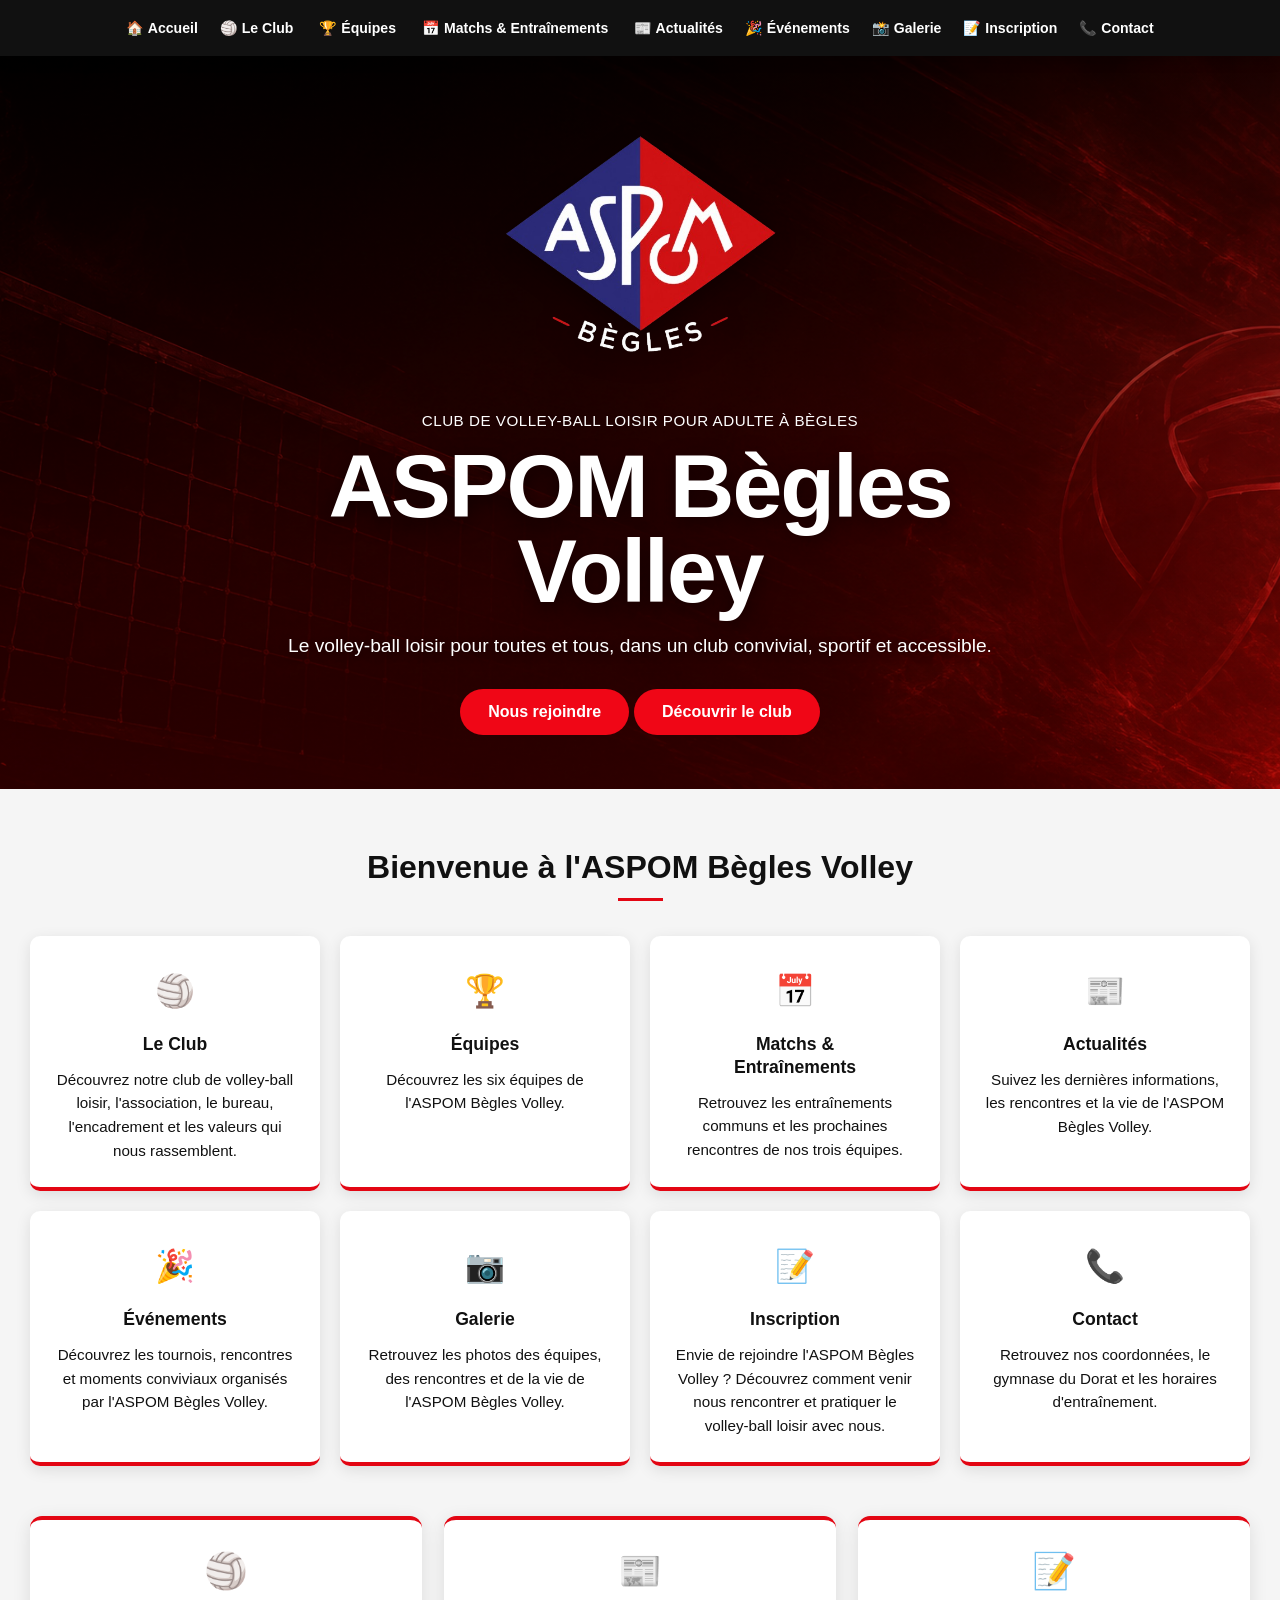
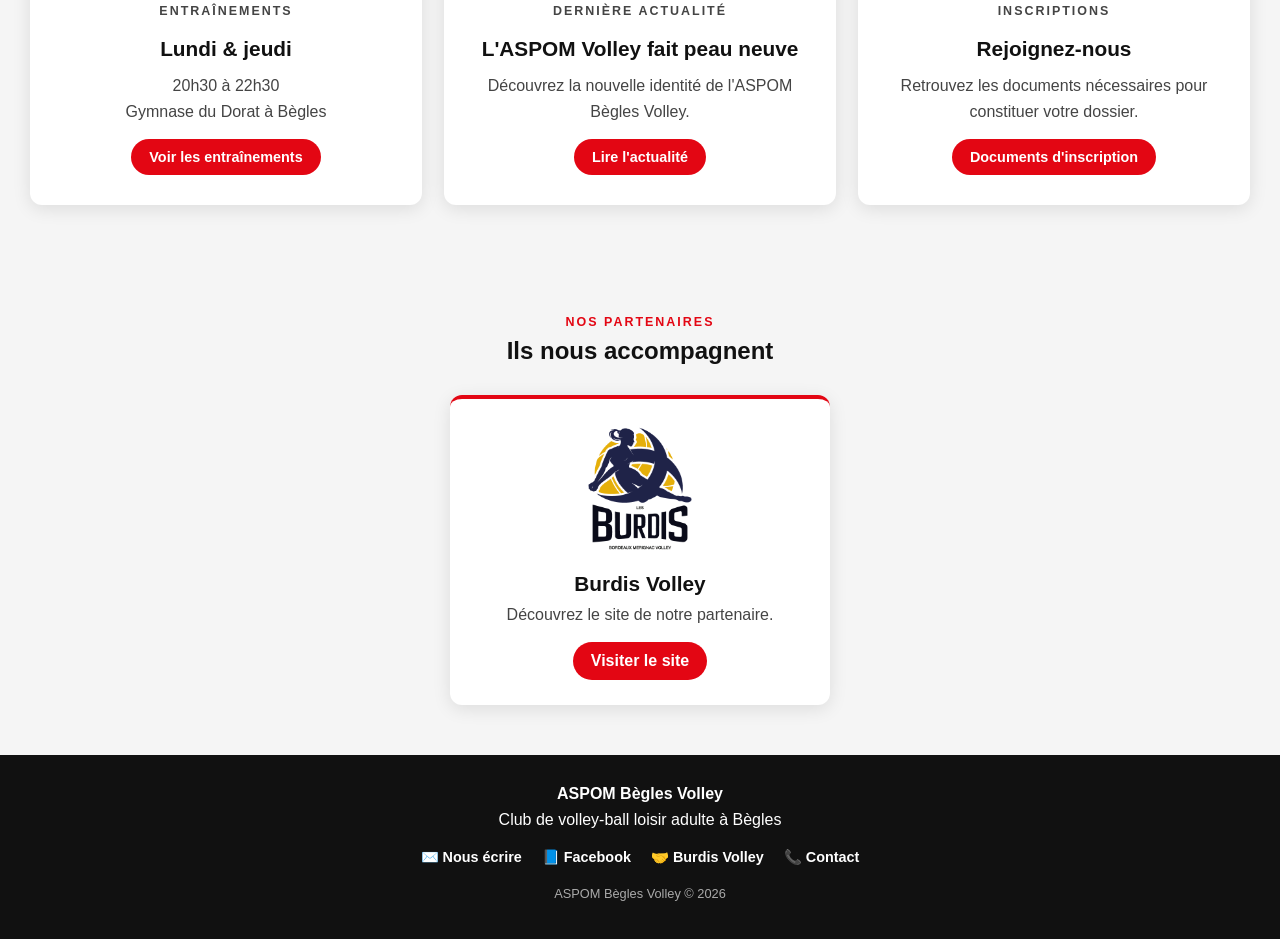
<file: index.html>
<!DOCTYPE html>
<html lang="fr">

<head>

    <meta charset="UTF-8">

    <meta name="viewport" content="width=device-width, initial-scale=1.0">


    <!-- TITRE GOOGLE -->

    <title>
        ASPOM Bègles Volley | Club de volley-ball loisir adulte à Bègles
    </title>


    <!-- DESCRIPTION GOOGLE -->

    <meta
        name="description"
        content="ASPOM Bègles Volley est un club de volley-ball loisir adulte à Bègles. Entraînements les lundis et jeudis de 20h30 à 22h30 au gymnase du Dorat."
    >


    <!-- INDEXATION -->

    <meta
        name="robots"
        content="index, follow"
    >


    <!-- LIEN OFFICIEL DE LA PAGE -->

    <link
        rel="canonical"
        href="https://aspombeglesvolleyball.github.io/aspom-volley-site/"
    >


    <!-- APERÇU LORS DU PARTAGE DU SITE -->

    <meta
        property="og:title"
        content="ASPOM Bègles Volley"
    >

    <meta
        property="og:description"
        content="Club de volley-ball loisir adulte à Bègles. Venez jouer avec nous dans une ambiance conviviale et familiale."
    >

    <meta
        property="og:type"
        content="website"
    >

    <meta
        property="og:url"
        content="https://aspombeglesvolleyball.github.io/aspom-volley-site/"
    >

    <meta
        property="og:image"
        content="https://aspombeglesvolleyball.github.io/aspom-volley-site/Logo_ASPOM.png"
    >


    <!-- FAVICON -->

    <link
        rel="icon"
        type="image/png"
        href="./Logo_ASPOM.png"
    >


    <!-- CSS -->

    <link
        rel="stylesheet"
        href="./style.css?v=13"
    >

</head>

<body>

    <!-- =====================================================
         NAVIGATION
    ====================================================== -->

    <nav>
        <ul>

            <li>
                <a href="#accueil">
                    🏠 Accueil
                </a>
            </li>

            <li>
                <a href="./club.html">
                    🏐 Le Club
                </a>
            </li>

            <li>
                <li>
                <a href="./equipes.html">
                    🏆 Équipes
                </a>
            </li>

            <li>
                <li>
                <a href="./matchs.html">
                    📅 Matchs & Entraînements
                </a>
            </li>
                
                </a>
            </li>

            <li>
                <li>
                <a href="./actualites.html">
                    📰 Actualités
                </a>
            </li>

            <li>
                <a href="./evenements.html">
                    🎉 Événements
                </a>
            </li>

            <li>
                <a href="./galerie.html">
                    📸 Galerie
                </a>
            </li>

            <li>
                <a href="./inscription.html">
                    📝 Inscription
                </a>
            </li>

            <li>
                <a href="./contact.html">
                    📞 Contact
                </a>
            </li>

        </ul>
    </nav>


    <!-- =====================================================
         BANNIÈRE
    ====================================================== -->

    <header class="hero" id="accueil">

        <div class="hero-content">

            <img
                class="hero-logo"
                src="./Logo_ASPOM.png"
                alt="Logo ASPOM Bègles Volley"
            >

            <p class="hero-label">
                CLUB DE VOLLEY-BALL LOISIR POUR ADULTE À BÈGLES
            </p>

            <h1>
                ASPOM Bègles<br>
                <span>Volley</span>
            </h1>

            <p class="hero-subtitle">
                Le volley-ball loisir pour toutes et tous,
                dans un club convivial, sportif et accessible.
            </p>


            <div class="hero-buttons">

                <a href="./inscription.html" class="button">
                    Nous rejoindre
                </a>

                <a href="./club.html" class="button button-secondary">
                    Découvrir le club
                </a>

            </div>

        </div>

    </header>


    <!-- =====================================================
         CONTENU
    ====================================================== -->

    <main>

        <section class="section">

            <div class="section-title">

                <h2>
                    Bienvenue à l'ASPOM Bègles Volley
                </h2>

                <div class="title-line"></div>

            </div>


            <div class="cards">


                <!-- CLUB -->

                <a href="./club.html" class="card card-link">

                    <div class="card-icon">
                        🏐
                    </div>

                    <h3>
                        Le Club
                    </h3>

                    <p>
                        Découvrez notre club de volley-ball loisir,
                        l'association, le bureau, l'encadrement
                        et les valeurs qui nous rassemblent.
                    </p>

                </a>


                <!-- ÉQUIPES -->

            <a href="./equipes.html" class="card card-link">
    
                <div class="card-icon">
                    🏆
                </div>
            
                <h3>
                    Équipes
                </h3>
            
                <p>
                    Découvrez les six équipes
                    de l'ASPOM Bègles Volley.
                </p>
            
            </a>


                <!-- MATCHS -->

                <a href="./matchs.html" class="card card-link">

                <div class="card-icon">
                    📅
                </div>
            
                <h3>
                    Matchs &<br>
                    Entraînements
                </h3>
            
                <p>
                    Retrouvez les entraînements communs
                    et les prochaines rencontres
                    de nos trois équipes.
                </p>
            
            </a>
            

                <!-- ACTUALITÉS -->

                <a href="./actualites.html" class="card card-link">

                <div class="card-icon">
                        📰
                </div>
                
                <h3>
                    Actualités
                </h3>
                
                <p>
                    Suivez les dernières informations,
                    les rencontres et la vie
                    de l'ASPOM Bègles Volley.
                </p>
                
            </a>

                <!-- ÉVÉNEMENTS -->

                <a href="./evenements.html" class="card card-link">

                <div class="card-icon">
                    🎉
                </div>
            
                <h3>
                    Événements
                </h3>
            
                <p>
                    Découvrez les tournois, rencontres
                    et moments conviviaux organisés
                    par l'ASPOM Bègles Volley.
                </p>
            
            </a>


                <!-- GALERIE -->

                <a href="./galerie.html" class="card card-link">

                <div class="card-icon">
                    📷
                </div>
            
                <h3>
                    Galerie
                </h3>
            
                <p>
                    Retrouvez les photos des équipes,
                    des rencontres et de la vie
                    de l'ASPOM Bègles Volley.
                </p>
            
            </a>


                <!-- INSCRIPTION -->

                <a href="./inscription.html" class="card card-link">

                <div class="card-icon">
                    📝
                </div>
            
                <h3>
                    Inscription
                </h3>
            
                <p>
                    Envie de rejoindre l'ASPOM Bègles Volley ?
                    Découvrez comment venir nous rencontrer
                    et pratiquer le volley-ball loisir avec nous.
                </p>
            
            </a>


                <!-- CONTACT -->

                <a href="./contact.html" class="card card-link">

                <div class="card-icon">
                    📞
                </div>
            
                <h3>
                    Contact
                </h3>
            
                <p>
                    Retrouvez nos coordonnées,
                    le gymnase du Dorat
                    et les horaires d'entraînement.
                </p>
            
            </a>

            </div>

<!-- =====================================================
     INFOS PRATIQUES
===================================================== -->

            <section class="home-highlights">
            
                <div class="home-highlight">
            
                    <div class="home-highlight-icon">
                        🏐
                    </div>
            
                    <p class="club-small-title">
                        ENTRAÎNEMENTS
                    </p>
            
                    <h3>
                        Lundi & jeudi
                    </h3>
            
                    <p>
                        20h30 à 22h30<br>
                        Gymnase du Dorat à Bègles
                    </p>
            
                    <a href="./matchs.html" class="home-highlight-link">
                        Voir les entraînements
                    </a>
            
                </div>
            
            
                <div class="home-highlight">
            
                    <div class="home-highlight-icon">
                        📰
                    </div>
            
                    <p class="club-small-title">
                        DERNIÈRE ACTUALITÉ
                    </p>
            
                    <h3>
                        L'ASPOM Volley fait peau neuve
                    </h3>
            
                    <p>
                        Découvrez la nouvelle identité
                        de l'ASPOM Bègles Volley.
                    </p>
            
                    <a href="./actualites.html" class="home-highlight-link">
                        Lire l'actualité
                    </a>
            
                </div>
            
            
                <div class="home-highlight">
            
                    <div class="home-highlight-icon">
                        📝
                    </div>
            
                    <p class="club-small-title">
                        INSCRIPTIONS
                    </p>
            
                    <h3>
                        Rejoignez-nous
                    </h3>
            
                    <p>
                        Retrouvez les documents nécessaires
                        pour constituer votre dossier.
                    </p>
            
                    <a href="./documents.html" class="home-highlight-link">
                        Documents d'inscription
                    </a>
            
                </div>
            
            </section>

        </section>

        <!-- =====================================================
                 PARTENAIRES
            ===================================================== -->
            
            <section class="partners-section">
            
                <p class="club-small-title">
                    NOS PARTENAIRES
                </p>
            
                <h2>
                    Ils nous accompagnent
                </h2>
            
                <div class="partners-grid">
            
                    <a
                        href="https://www.burdis-volley.fr/"
                        target="_blank"
                        rel="noopener noreferrer"
                        class="partner-card"
                    >
                       <img
                        src="./logo-burdis.png"
                        alt="Logo Burdis Volley"
                        class="partner-logo"
                    >
            
                        <h3>
                            Burdis Volley
                        </h3>
            
                        <p>
                            Découvrez le site de notre partenaire.
                        </p>
            
                        <span class="partner-link">
                            Visiter le site
                        </span>
            
                    </a>
            
                </div>
            
            </section>

        </main>


    <!-- =====================================================
         FOOTER
    ====================================================== -->

    <footer>

        <div class="footer-content">
    
            <p>
                <strong>ASPOM Bègles Volley</strong>
            </p>
    
            <p>
                Club de volley-ball loisir adulte à Bègles
            </p>
    
            <div class="footer-links">
    
                <a href="mailto:aspom.beglesvolleyball@gmail.com">
                    ✉️ Nous écrire
                </a>
    
                <a
                    href="https://www.facebook.com/share/19STnms6wH/?mibextid=wwXIfr"
                    target="_blank"
                    rel="noopener noreferrer"
                >
                    📘 Facebook
                </a>

                <a
                    href="https://www.burdis-volley.fr/"
                    target="_blank"
                    rel="noopener noreferrer"
                >
                    🤝 Burdis Volley
                </a>
                
                <a href="./contact.html">
                    📞 Contact
                </a>
    
            </div>
    
            <p class="footer-copyright">
                ASPOM Bègles Volley © 2026
            </p>
    
        </div>
    
    </footer>

</body>

</html>
</file>
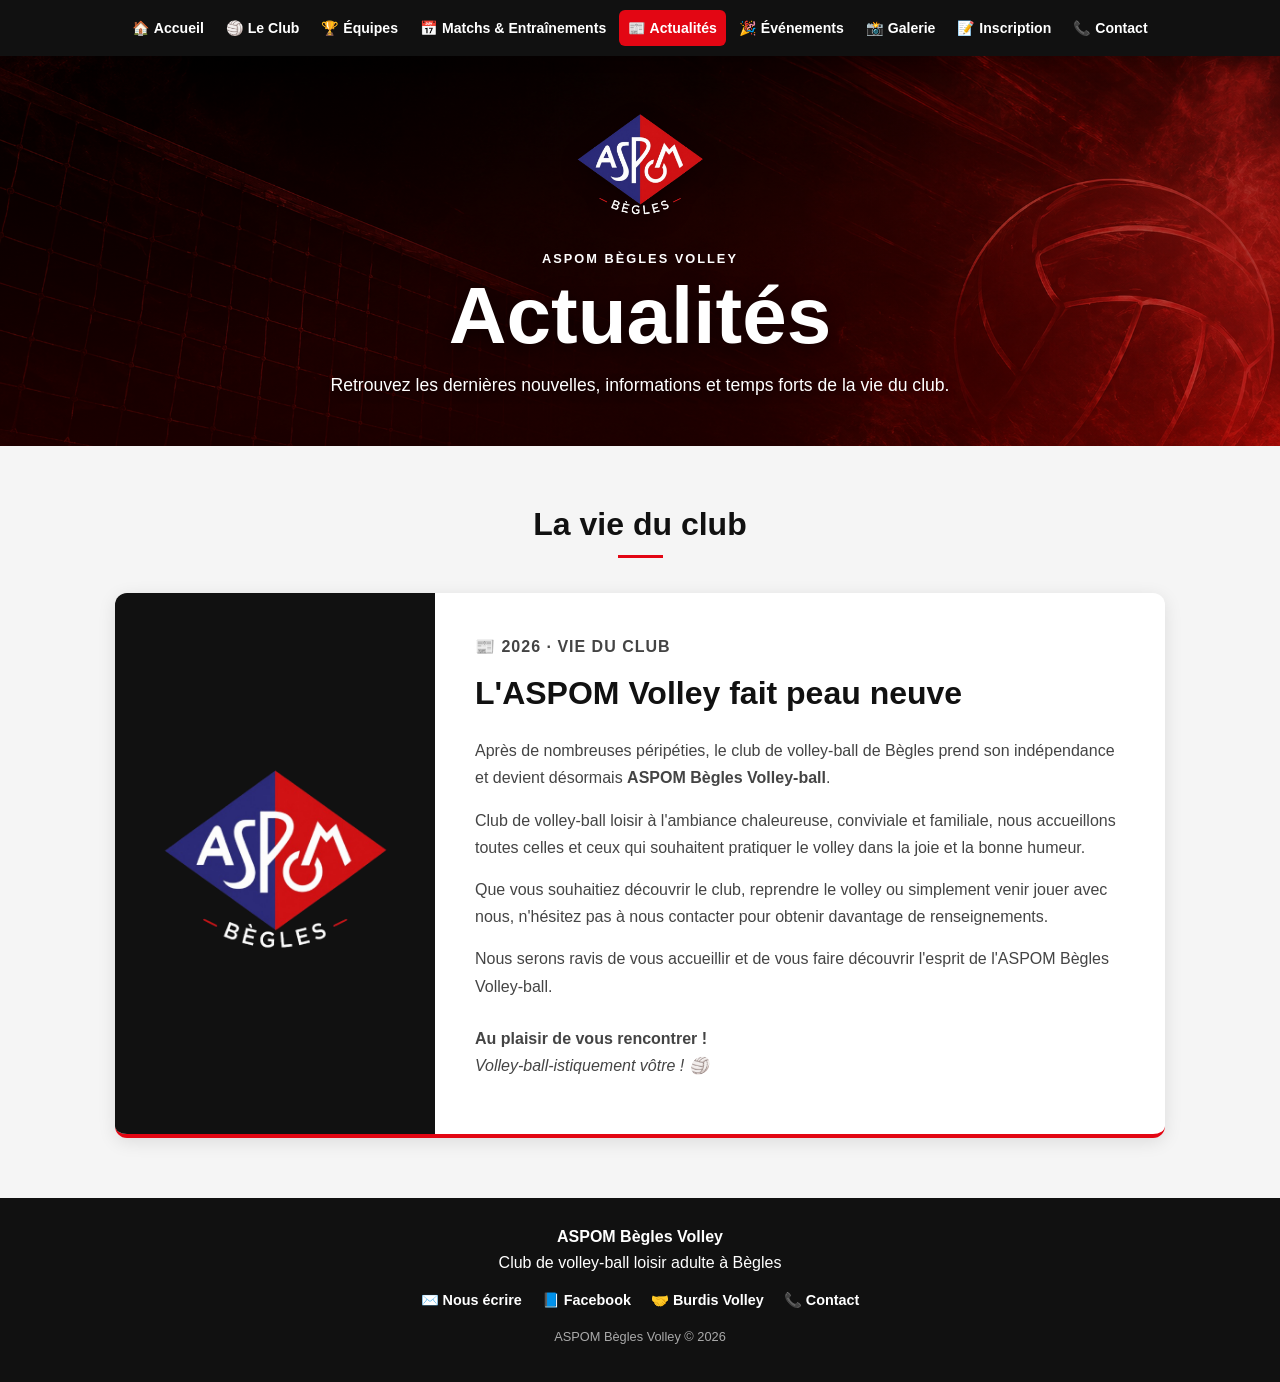
<file: actualites.html>
<!DOCTYPE html>
<html lang="fr">

<head>

    <meta charset="UTF-8">

    <meta name="viewport" content="width=device-width, initial-scale=1.0">


    <title>
        Actualités | ASPOM Bègles Volley
    </title>


    <meta
        name="description"
        content="Suivez les actualités de l'ASPOM Bègles Volley : vie du club, informations, rencontres et temps forts de notre club de volley-ball loisir adulte à Bègles."
    >


    <meta
        name="robots"
        content="index, follow"
    >


    <link
        rel="canonical"
        href="https://aspombeglesvolleyball.github.io/aspom-volley-site/actualites.html"
    >


    <meta
        property="og:title"
        content="Actualités | ASPOM Bègles Volley"
    >

    <meta
        property="og:description"
        content="Retrouvez les dernières informations et les temps forts de l'ASPOM Bègles Volley."
    >

    <meta
        property="og:type"
        content="website"
    >

    <meta
        property="og:url"
        content="https://aspombeglesvolleyball.github.io/aspom-volley-site/actualites.html"
    >

    <meta
        property="og:image"
        content="https://aspombeglesvolleyball.github.io/aspom-volley-site/Logo_ASPOM.png"
    >


    <link
        rel="icon"
        type="image/png"
        href="./Logo_ASPOM.png"
    >


    <link
        rel="stylesheet"
        href="./style.css?v=13"
    >

</head>

<body>

    <!-- =====================================================
         NAVIGATION
    ====================================================== -->

    <nav>
        <ul>

            <li>
                <a href="./index.html">🏠 Accueil</a>
            </li>

            <li>
                <a href="./club.html">🏐 Le Club</a>
            </li>

            <li>
                <a href="./equipes.html">🏆 Équipes</a>
            </li>

            <li>
                <a href="./matchs.html">📅 Matchs & Entraînements</a>
            </li>

            <li>
                <a href="./actualites.html" class="nav-active">
                    📰 Actualités
                </a>
            </li>

            <li>
                <a href="./evenements.html">
                    🎉 Événements
                </a>
            </li>

            <li>
                <a href="./galerie.html">
                    📸 Galerie
                </a>
            </li>

            <li>
                <a href="./inscription.html">
                    📝 Inscription
                </a>
            </li>

            <li>
                <a href="./contact.html">
                    📞 Contact
                </a>
            </li>

        </ul>
    </nav>


    <!-- =====================================================
         BANDEAU
    ====================================================== -->

    <header class="page-hero">

        <div class="page-hero-content">

            <img
                src="./Logo_ASPOM.png"
                alt="Logo ASPOM Bègles Volley"
                class="page-hero-logo"
            >

            <p class="page-hero-label">
                ASPOM BÈGLES VOLLEY
            </p>

            <h1>
                Actualités
            </h1>

            <p class="page-hero-subtitle">
                Retrouvez les dernières nouvelles,
                informations et temps forts de la vie du club.
            </p>

        </div>

    </header>


    <!-- =====================================================
         CONTENU
    ====================================================== -->

    <main>

        <section class="section">

            <div class="section-title">

                <h2>
                    La vie du club
                </h2>

                <div class="title-line"></div>

            </div>


            <!-- =====================================================
                 ACTUALITÉ 1
            ====================================================== -->

            <article class="news-card">

                <div class="news-image">

                    <img
                        src="./Logo_ASPOM.png"
                        alt="ASPOM Bègles Volley"
                    >

                </div>


                <div class="news-content">

                    <p class="news-meta">
                        📰 2026 · Vie du club
                    </p>

                    <h2>
                        L'ASPOM Volley fait peau neuve
                    </h2>

                    <p>
                        Après de nombreuses péripéties, le club de
                        volley-ball de Bègles prend son indépendance
                        et devient désormais
                        <strong>ASPOM Bègles Volley-ball</strong>.
                    </p>

                    <p>
                        Club de volley-ball loisir à l'ambiance
                        chaleureuse, conviviale et familiale,
                        nous accueillons toutes celles et ceux
                        qui souhaitent pratiquer le volley dans
                        la joie et la bonne humeur.
                    </p>

                    <p>
                        Que vous souhaitiez découvrir le club,
                        reprendre le volley ou simplement venir
                        jouer avec nous, n'hésitez pas à nous
                        contacter pour obtenir davantage de
                        renseignements.
                    </p>

                    <p>
                        Nous serons ravis de vous accueillir et
                        de vous faire découvrir l'esprit de
                        l'ASPOM Bègles Volley-ball.
                    </p>

                    <p class="news-ending">
                        <strong>Au plaisir de vous rencontrer !</strong>
                        <br>
                        <em>Volley-ball-istiquement vôtre ! 🏐</em>
                    </p>

                </div>

            </article>

        </section>

    </main>


    <!-- =====================================================
         FOOTER
    ====================================================== -->

   <footer>

        <div class="footer-content">
    
            <p>
                <strong>ASPOM Bègles Volley</strong>
            </p>
    
            <p>
                Club de volley-ball loisir adulte à Bègles
            </p>
    
            <div class="footer-links">
    
                <a href="mailto:aspom.beglesvolleyball@gmail.com">
                    ✉️ Nous écrire
                </a>
    
                <a
                    href="https://www.facebook.com/aspombeglesvolley/"
                    target="_blank"
                    rel="noopener noreferrer"
                >
                    📘 Facebook
                </a>
                
                <a
                    href="https://www.burdis-volley.fr/"
                    target="_blank"
                    rel="noopener noreferrer"
                >
                    🤝 Burdis Volley
                </a>
    
                <a href="./contact.html">
                    📞 Contact
                </a>
    
            </div>
    
            <p class="footer-copyright">
                ASPOM Bègles Volley © 2026
            </p>
    
        </div>
    
    </footer>

</body>

</html>
</file>
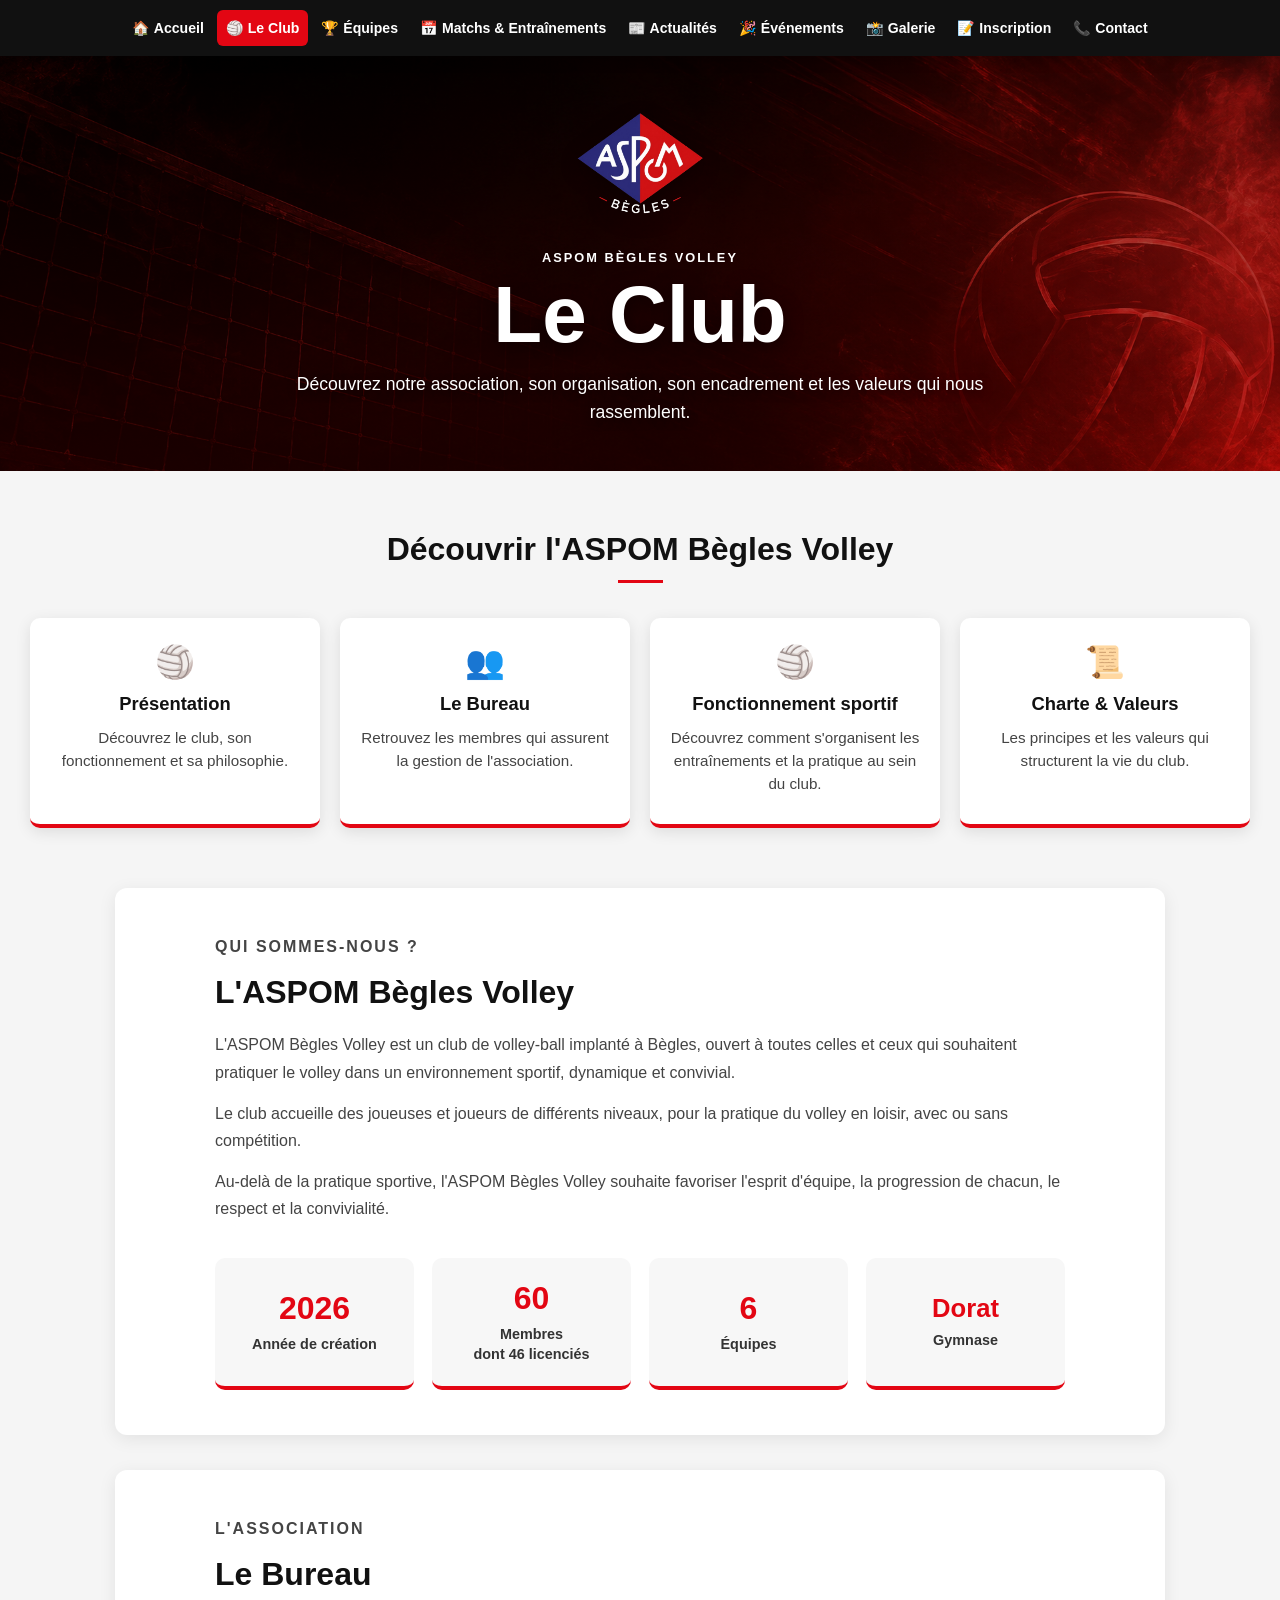
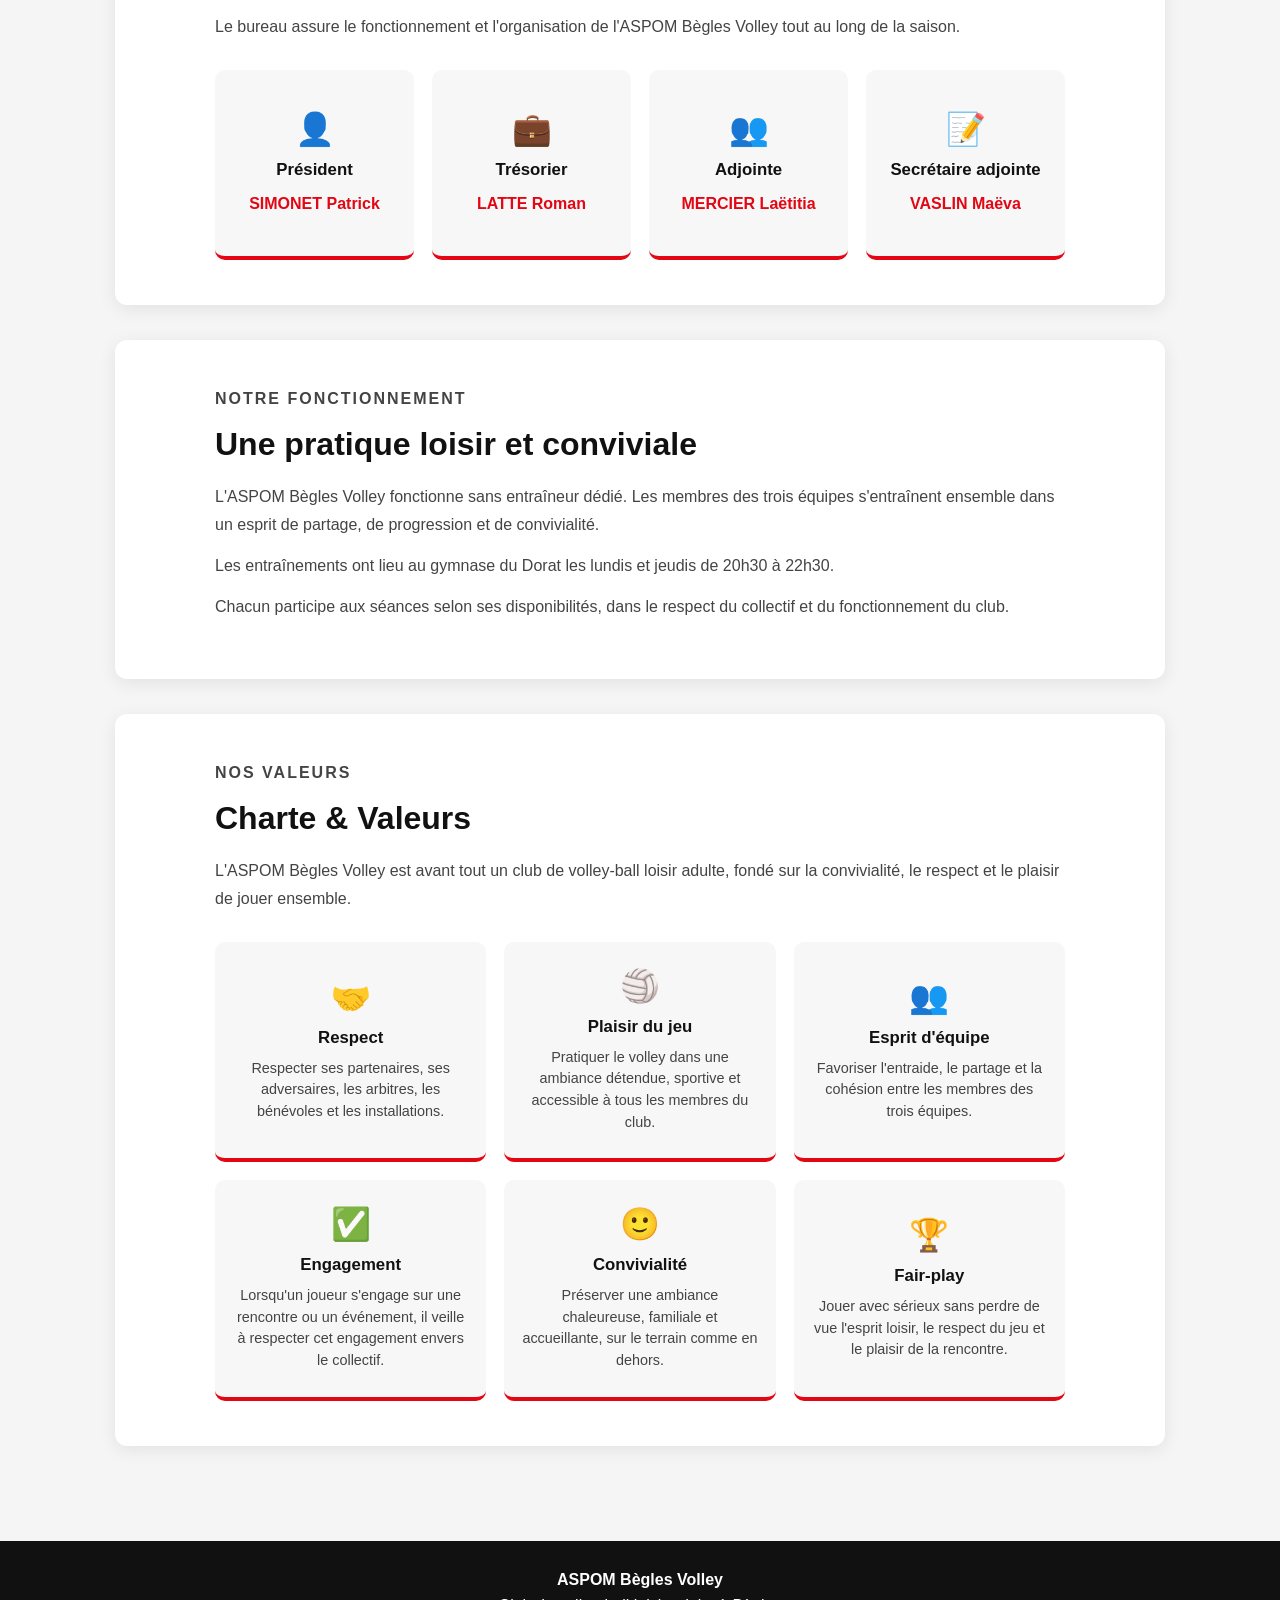
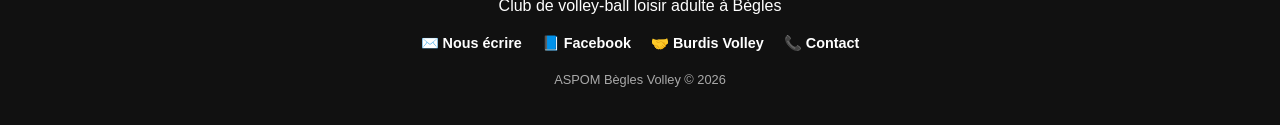
<file: club.html>
<!DOCTYPE html>
<html lang="fr">

<head>

    <meta charset="UTF-8">

    <meta name="viewport" content="width=device-width, initial-scale=1.0">


    <title>
        Le Club | ASPOM Bègles Volley
    </title>


    <meta
        name="description"
        content="Découvrez l'ASPOM Bègles Volley, club de volley-ball loisir adulte à Bègles : présentation du club, bureau, fonctionnement sportif et valeurs."
    >


    <meta
        name="robots"
        content="index, follow"
    >


    <link
        rel="canonical"
        href="https://aspombeglesvolleyball.github.io/aspom-volley-site/club.html"
    >


    <meta
        property="og:title"
        content="Le Club | ASPOM Bègles Volley"
    >

    <meta
        property="og:description"
        content="Découvrez l'ASPOM Bègles Volley, son bureau, son fonctionnement et les valeurs de ce club de volley-ball loisir adulte à Bègles."
    >

    <meta
        property="og:type"
        content="website"
    >

    <meta
        property="og:url"
        content="https://aspombeglesvolleyball.github.io/aspom-volley-site/club.html"
    >

    <meta
        property="og:image"
        content="https://aspombeglesvolleyball.github.io/aspom-volley-site/Logo_ASPOM.png"
    >


    <link
        rel="icon"
        type="image/png"
        href="./Logo_ASPOM.png"
    >


    <link
        rel="stylesheet"
        href="./style.css?v=13"
    >

</head>
<body>

    <!-- =====================================================
         NAVIGATION
    ====================================================== -->

    <nav>
    <ul>

        <li>
            <a href="./index.html">🏠 Accueil</a>
        </li>

        <li>
            <a href="./club.html" class="nav-active">🏐 Le Club</a>
        </li>

        <li>
            <a href="./equipes.html">🏆 Équipes</a>
        </li>

        <li>
            <a href="./matchs.html">📅 Matchs & Entraînements</a>
        </li>

        <li>
            <a href="./actualites.html">📰 Actualités</a>
        </li>

        <li>
            <a href="./evenements.html">🎉 Événements</a>
        </li>

        <li>
            <a href="./galerie.html">📸 Galerie</a>
        </li>

        <li>
            <a href="./inscription.html">
                📝 Inscription
            </a>
        </li>

        <li>
            <a href="./contact.html">
                📞 Contact
            </a>
        </li>

    </ul>
</nav>

    <!-- =====================================================
         BANDEAU PAGE CLUB
    ====================================================== -->

    <header class="page-hero">

        <div class="page-hero-content">

            <img
                src="./Logo_ASPOM.png"
                alt="Logo ASPOM Bègles Volley"
                class="page-hero-logo"
            >

            <p class="page-hero-label">
                ASPOM BÈGLES VOLLEY
            </p>

            <h1>
                Le Club
            </h1>

            <p class="page-hero-subtitle">
                Découvrez notre association, son organisation,
                son encadrement et les valeurs qui nous rassemblent.
            </p>

        </div>

    </header>


    <!-- =====================================================
         CONTENU
    ====================================================== -->

    <main>

        <section class="section club-page">

            <div class="section-title">

                <h2>
                    Découvrir l'ASPOM Bègles Volley
                </h2>

                <div class="title-line"></div>

            </div>


            <!-- =====================================================
                 RUBRIQUES
            ====================================================== -->

            <div class="club-menu">

                <a href="#presentation" class="club-menu-card">

                    <div class="club-menu-icon">
                        🏐
                    </div>

                    <h3>
                        Présentation
                    </h3>

                    <p>
                        Découvrez le club, son fonctionnement
                        et sa philosophie.
                    </p>

                </a>


                <a href="#bureau" class="club-menu-card">

                    <div class="club-menu-icon">
                        👥
                    </div>

                    <h3>
                        Le Bureau
                    </h3>

                    <p>
                        Retrouvez les membres qui assurent
                        la gestion de l'association.
                    </p>

                <a href="#fonctionnement" class="club-menu-card">

                    <div class="club-menu-icon">
                        🏐
                    </div>
                
                    <h3>
                        Fonctionnement sportif
                    </h3>
                
                    <p>
                        Découvrez comment s'organisent
                        les entraînements et la pratique au sein du club.
                    </p>
                
                </a>


                <a href="#charte" class="club-menu-card">

                    <div class="club-menu-icon">
                        📜
                    </div>

                    <h3>
                        Charte & Valeurs
                    </h3>

                    <p>
                        Les principes et les valeurs
                        qui structurent la vie du club.
                    </p>

                </a>

            </div>


            <!-- =====================================================
                 PRÉSENTATION
            ====================================================== -->

            <section
                class="club-content-section"
                id="presentation"
            >

                <div class="club-content-text">

                    <p class="club-small-title">
                        QUI SOMMES-NOUS ?
                    </p>

                    <h2>
                        L'ASPOM Bègles Volley
                    </h2>

                    <p class="club-intro">
                        L'ASPOM Bègles Volley est un club de volley-ball
                        implanté à Bègles, ouvert à toutes celles et ceux
                        qui souhaitent pratiquer le volley dans un environnement
                        sportif, dynamique et convivial.
                    </p>

                    <p>
                        Le club accueille des joueuses et joueurs de différents
                        niveaux, pour la pratique du volley en loisir,
                        avec ou sans compétition.
                    </p>

                    <p>
                        Au-delà de la pratique sportive, l'ASPOM Bègles Volley
                        souhaite favoriser l'esprit d'équipe, la progression
                        de chacun, le respect et la convivialité.
                    </p>


                    <!-- CHIFFRES CLÉS -->

                    <div class="club-stats">

                        <div class="club-stat">

                            <span class="club-stat-number">
                                2026
                            </span>

                            <span class="club-stat-label">
                                Année de création
                            </span>

                        </div>


                        <div class="club-stat">

                            <span class="club-stat-number">
                                60
                            </span>

                            <span class="club-stat-label">
                                Membres<br>
                                dont 46 licenciés
                            </span>

                        </div>


                        <div class="club-stat">

                            <span class="club-stat-number">
                                6
                            </span>

                            <span class="club-stat-label">
                                Équipes
                            </span>

                        </div>


                        <div class="club-stat">

                            <span class="club-stat-number club-stat-place">
                                Dorat
                            </span>

                            <span class="club-stat-label">
                                Gymnase
                            </span>

                        </div>

                    </div>

                </div>

            </section>


            <!-- =====================================================
                 BUREAU
            ====================================================== -->

            <section
                class="club-content-section"
                id="bureau"
            >
            
                <div class="club-content-text">
            
                    <p class="club-small-title">
                        L'ASSOCIATION
                    </p>
            
                    <h2>
                        Le Bureau
                    </h2>
            
                    <p>
                        Le bureau assure le fonctionnement et l'organisation
                        de l'ASPOM Bègles Volley tout au long de la saison.
                    </p>
            
            
                    <div class="bureau-grid">
            
                        <div class="bureau-member">
            
                            <div class="bureau-icon">
                                👤
                            </div>
            
                            <h3>
                                Président
                            </h3>
            
                            <p class="bureau-name">
                                SIMONET Patrick
                            </p>
            
                        </div>
            
            
                        <div class="bureau-member">
            
                            <div class="bureau-icon">
                                💼
                            </div>
            
                            <h3>
                                Trésorier
                            </h3>
            
                            <p class="bureau-name">
                                LATTE Roman
                            </p>
            
                        </div>
            
            
                        <div class="bureau-member">
            
                            <div class="bureau-icon">
                                👥
                            </div>
            
                            <h3>
                                Adjointe
                            </h3>
            
                            <p class="bureau-name">
                                MERCIER Laëtitia
                            </p>
            
                        </div>
            
            
                        <div class="bureau-member">
            
                            <div class="bureau-icon">
                                📝
                            </div>
            
                            <h3>
                                Secrétaire adjointe
                            </h3>
            
                            <p class="bureau-name">
                                VASLIN Maëva
                            </p>
            
                        </div>
            
                    </div>
            
                </div>
            
            </section>


            <!-- =====================================================
                 ENCADREMENT
            ====================================================== -->

            <section
                class="club-content-section"
                id="fonctionnement"
            >
            
                <div class="club-content-text">
            
                    <p class="club-small-title">
                        NOTRE FONCTIONNEMENT
                    </p>
            
                    <h2>
                        Une pratique loisir et conviviale
                    </h2>
            
                    <p>
                        L'ASPOM Bègles Volley fonctionne sans entraîneur dédié.
                        Les membres des trois équipes s'entraînent ensemble
                        dans un esprit de partage, de progression et de convivialité.
                    </p>
            
                    <p>
                        Les entraînements ont lieu au gymnase du Dorat
                        les lundis et jeudis de 20h30 à 22h30.
                    </p>
            
                    <p>
                        Chacun participe aux séances selon ses disponibilités,
                        dans le respect du collectif et du fonctionnement du club.
                    </p>
            
                </div>
            
            </section>


            <!-- =====================================================
                 CHARTE
            ====================================================== -->

            <section
                class="club-content-section"
                id="charte"
            >
            
                <div class="club-content-text">
            
                    <p class="club-small-title">
                        NOS VALEURS
                    </p>
            
                    <h2>
                        Charte & Valeurs
                    </h2>
            
                    <p>
                        L'ASPOM Bègles Volley est avant tout un club de
                        volley-ball loisir adulte, fondé sur la convivialité,
                        le respect et le plaisir de jouer ensemble.
                    </p>
            
                    <div class="values-grid">
            
                        <div class="value-item">
            
                            <div class="value-icon">
                                🤝
                            </div>
            
                            <h3>
                                Respect
                            </h3>
            
                            <p>
                                Respecter ses partenaires, ses adversaires,
                                les arbitres, les bénévoles et les installations.
                            </p>
            
                        </div>
            
            
                        <div class="value-item">
            
                            <div class="value-icon">
                                🏐
                            </div>
            
                            <h3>
                                Plaisir du jeu
                            </h3>
            
                            <p>
                                Pratiquer le volley dans une ambiance détendue,
                                sportive et accessible à tous les membres du club.
                            </p>
            
                        </div>
            
            
                        <div class="value-item">
            
                            <div class="value-icon">
                                👥
                            </div>
            
                            <h3>
                                Esprit d'équipe
                            </h3>
            
                            <p>
                                Favoriser l'entraide, le partage et la cohésion
                                entre les membres des trois équipes.
                            </p>
            
                        </div>
            
            
                        <div class="value-item">
            
                            <div class="value-icon">
                                ✅
                            </div>
            
                            <h3>
                                Engagement
                            </h3>
            
                            <p>
                                Lorsqu'un joueur s'engage sur une rencontre
                                ou un événement, il veille à respecter
                                cet engagement envers le collectif.
                            </p>
            
                        </div>
            
            
                        <div class="value-item">
            
                            <div class="value-icon">
                                🙂 
                            </div>
            
                            <h3>
                                Convivialité
                            </h3>
            
                            <p>
                                Préserver une ambiance chaleureuse, familiale
                                et accueillante, sur le terrain comme en dehors.
                            </p>
            
                        </div>
            
            
                        <div class="value-item">
            
                            <div class="value-icon">
                                🏆
                            </div>
            
                            <h3>
                                Fair-play
                            </h3>
            
                            <p>
                                Jouer avec sérieux sans perdre de vue
                                l'esprit loisir, le respect du jeu
                                et le plaisir de la rencontre.
                            </p>
            
                        </div>
            
                    </div>
            
                </div>
            
            </section>

        </section>

    </main>


    <!-- =====================================================
         FOOTER
    ====================================================== -->

    <footer>

        <div class="footer-content">
    
            <p>
                <strong>ASPOM Bègles Volley</strong>
            </p>
    
            <p>
                Club de volley-ball loisir adulte à Bègles
            </p>
    
            <div class="footer-links">
    
                <a href="mailto:aspom.beglesvolleyball@gmail.com">
                    ✉️ Nous écrire
                </a>
    
                <a
                    href="https://www.facebook.com/aspombeglesvolley/"
                    target="_blank"
                    rel="noopener noreferrer"
                >
                    📘 Facebook
                </a>

                <a
                    href="https://www.burdis-volley.fr/"
                    target="_blank"
                    rel="noopener noreferrer"
                >
                    🤝 Burdis Volley
                </a>
                
                <a href="./contact.html">
                    📞 Contact
                </a>
    
            </div>
    
            <p class="footer-copyright">
                ASPOM Bègles Volley © 2026
            </p>
    
        </div>
    
    </footer>

</body>

</html>
</file>
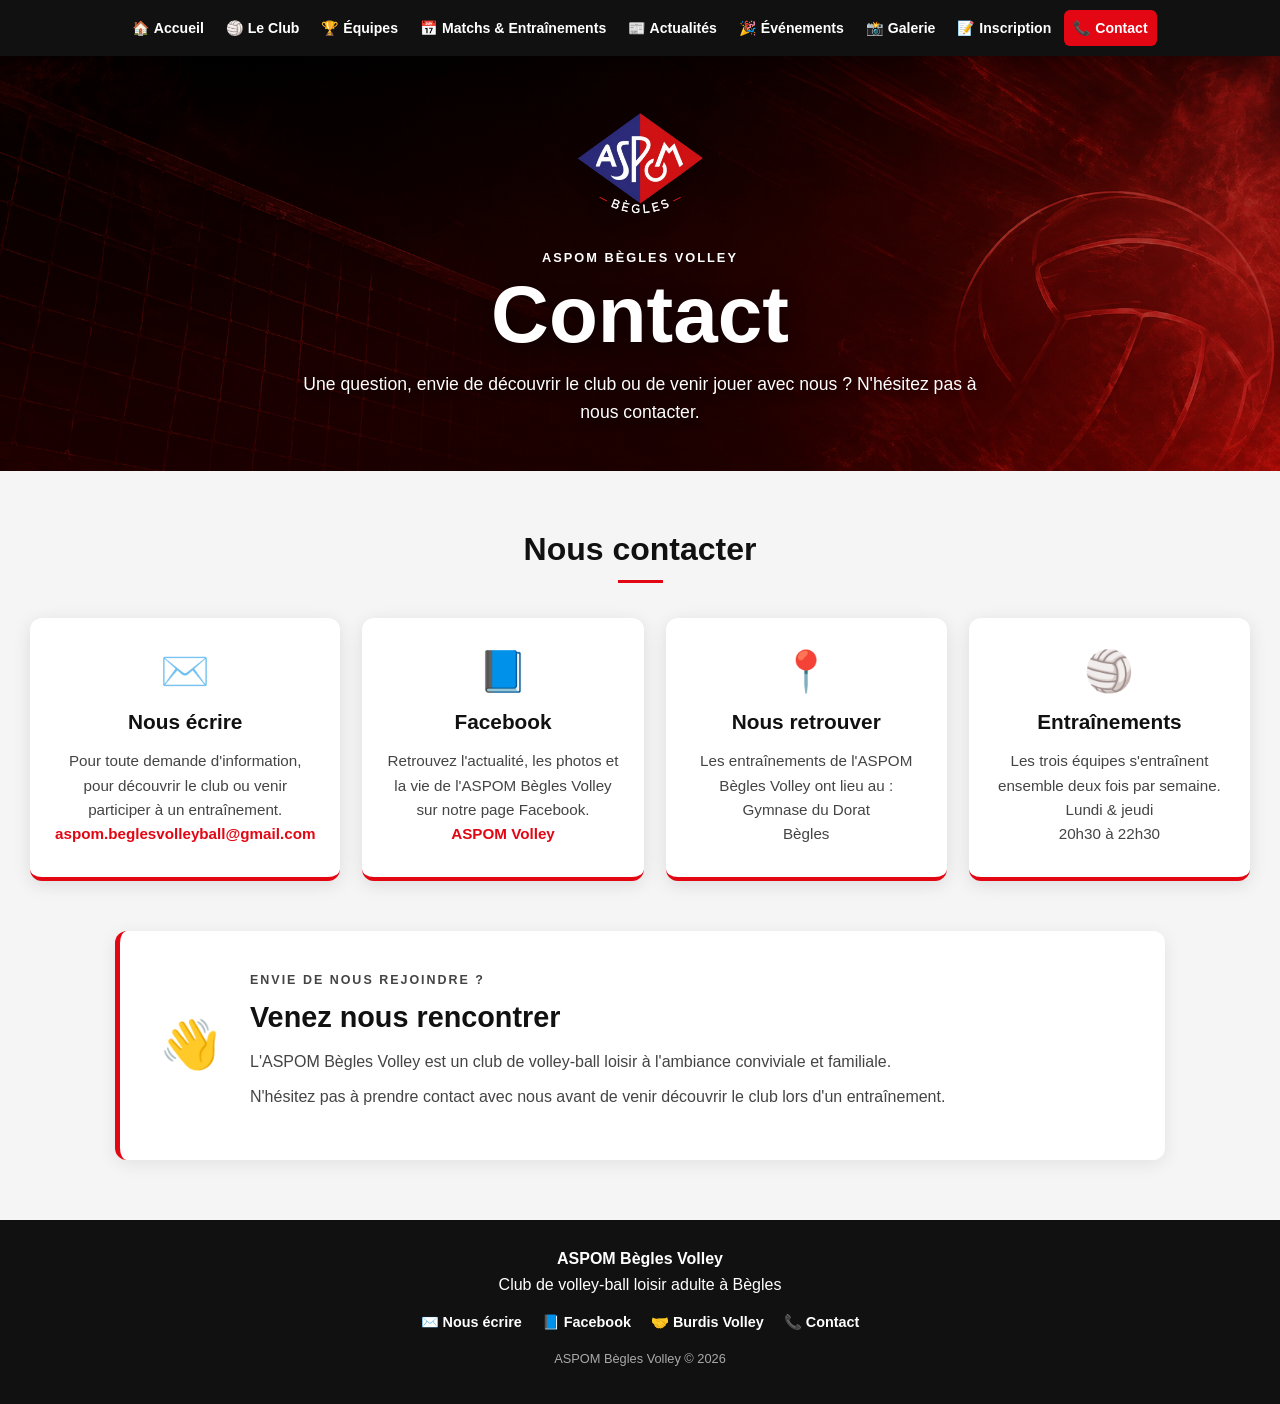
<file: contact.html>
<!DOCTYPE html>
<html lang="fr">

<head>

    <meta charset="UTF-8">

    <meta name="viewport" content="width=device-width, initial-scale=1.0">


    <title>
        Contact | ASPOM Bègles Volley
    </title>


    <meta
        name="description"
        content="Contactez l'ASPOM Bègles Volley, club de volley-ball loisir adulte à Bègles. Retrouvez notre adresse e-mail, le gymnase du Dorat et les horaires d'entraînement."
    >


    <meta
        name="robots"
        content="index, follow"
    >


    <link
        rel="canonical"
        href="https://aspombeglesvolleyball.github.io/aspom-volley-site/contact.html"
    >


    <meta
        property="og:title"
        content="Contact | ASPOM Bègles Volley"
    >

    <meta
        property="og:description"
        content="Contactez l'ASPOM Bègles Volley et retrouvez les informations pratiques pour venir nous rencontrer au gymnase du Dorat à Bègles."
    >

    <meta
        property="og:type"
        content="website"
    >

    <meta
        property="og:url"
        content="https://aspombeglesvolleyball.github.io/aspom-volley-site/contact.html"
    >

    <meta
        property="og:image"
        content="https://aspombeglesvolleyball.github.io/aspom-volley-site/Logo_ASPOM.png"
    >


    <link
        rel="icon"
        type="image/png"
        href="./Logo_ASPOM.png"
    >


    <link
        rel="stylesheet"
        href="./style.css?v=13"
    >

</head>
<body>

    <!-- NAVIGATION -->

    <nav>
        <ul>

            <li>
                <a href="./index.html">🏠 Accueil</a>
            </li>

            <li>
                <a href="./club.html">🏐 Le Club</a>
            </li>

            <li>
                <a href="./equipes.html">🏆 Équipes</a>
            </li>

            <li>
                <a href="./matchs.html">📅 Matchs & Entraînements</a>
            </li>

            <li>
                <a href="./actualites.html">📰 Actualités</a>
            </li>

            <li>
                <a href="./evenements.html">🎉 Événements</a>
            </li>

            <li>
                <a href="./galerie.html">📸 Galerie</a>
            </li>

            <li>
                <a href="./inscription.html">📝 Inscription</a>
            </li>

            <li>
                <a href="./contact.html" class="nav-active">
                    📞 Contact
                </a>
            </li>

        </ul>
    </nav>


    <!-- BANDEAU -->

    <header class="page-hero">

        <div class="page-hero-content">

            <img
                src="./Logo_ASPOM.png"
                alt="Logo ASPOM Bègles Volley"
                class="page-hero-logo"
            >

            <p class="page-hero-label">
                ASPOM BÈGLES VOLLEY
            </p>

            <h1>
                Contact
            </h1>

            <p class="page-hero-subtitle">
                Une question, envie de découvrir le club
                ou de venir jouer avec nous ?
                N'hésitez pas à nous contacter.
            </p>

        </div>

    </header>


    <!-- CONTENU -->

    <main>

        <section class="section">

            <div class="section-title">

                <h2>
                    Nous contacter
                </h2>

                <div class="title-line"></div>

            </div>


            <div class="contact-grid">


                <!-- CONTACT -->

                <article class="contact-card">

                    <div class="contact-icon">
                        ✉️
                    </div>
                
                    <h3>
                        Nous écrire
                    </h3>
                
                    <p>
                        Pour toute demande d'information,
                        pour découvrir le club ou venir
                        participer à un entraînement.
                    </p>
                
                    <p class="contact-info">
                        <a href="mailto:aspom.beglesvolleyball@gmail.com">
                            aspom.beglesvolleyball@gmail.com
                        </a>
                    </p>
                
                </article>

                <article class="contact-card">

                    <div class="contact-icon">
                        📘
                    </div>
                
                    <h3>
                        Facebook
                    </h3>
                
                    <p>
                        Retrouvez l'actualité, les photos
                        et la vie de l'ASPOM Bègles Volley
                        sur notre page Facebook.
                    </p>
                
                    <p class="contact-info">
                        <a
                            href="https://www.facebook.com/aspombeglesvolley/"
                            target="_blank"
                            rel="noopener noreferrer"
                        >
                            ASPOM Volley
                        </a>
                    </p>
                
                </article>
                

                <!-- GYMNASE -->

                <article class="contact-card">

                    <div class="contact-icon">
                        📍
                    </div>

                    <h3>
                        Nous retrouver
                    </h3>

                    <p>
                        Les entraînements de l'ASPOM Bègles Volley
                        ont lieu au :
                    </p>

                    <p class="contact-info">
                        Gymnase du Dorat<br>
                        Bègles
                    </p>

                </article>


                <!-- HORAIRES -->

                <article class="contact-card">

                    <div class="contact-icon">
                        🏐
                    </div>

                    <h3>
                        Entraînements
                    </h3>

                    <p>
                        Les trois équipes s'entraînent
                        ensemble deux fois par semaine.
                    </p>

                    <p class="contact-info">
                        Lundi & jeudi<br>
                        20h30 à 22h30
                    </p>

                </article>

            </div>


            <!-- MESSAGE -->

            <section class="contact-welcome">

                <div class="contact-welcome-icon">
                    👋
                </div>

                <div>

                    <p class="club-small-title">
                        ENVIE DE NOUS REJOINDRE ?
                    </p>

                    <h2>
                        Venez nous rencontrer
                    </h2>

                    <p>
                        L'ASPOM Bègles Volley est un club de
                        volley-ball loisir à l'ambiance conviviale
                        et familiale.
                    </p>

                    <p>
                        N'hésitez pas à prendre contact avec nous
                        avant de venir découvrir le club lors
                        d'un entraînement.
                    </p>

                </div>

            </section>

        </section>

    </main>


    <!-- FOOTER -->

<footer>

    <div class="footer-content">

        <p>
            <strong>ASPOM Bègles Volley</strong>
        </p>

        <p>
            Club de volley-ball loisir adulte à Bègles
        </p>

        <div class="footer-links">

            <a href="mailto:aspom.beglesvolleyball@gmail.com">
                ✉️ Nous écrire
            </a>

            <a
                href="https://www.facebook.com/aspombeglesvolley/"
                target="_blank"
                rel="noopener noreferrer"
            >
                📘 Facebook
            </a>

            <a
                href="https://www.burdis-volley.fr/"
                target="_blank"
                rel="noopener noreferrer"
            >
                🤝 Burdis Volley
            </a>
            
            <a href="./contact.html">
                📞 Contact
            </a>

        </div>

        <p class="footer-copyright">
            ASPOM Bègles Volley © 2026
        </p>

    </div>

</footer>

</body>

</html>
</file>
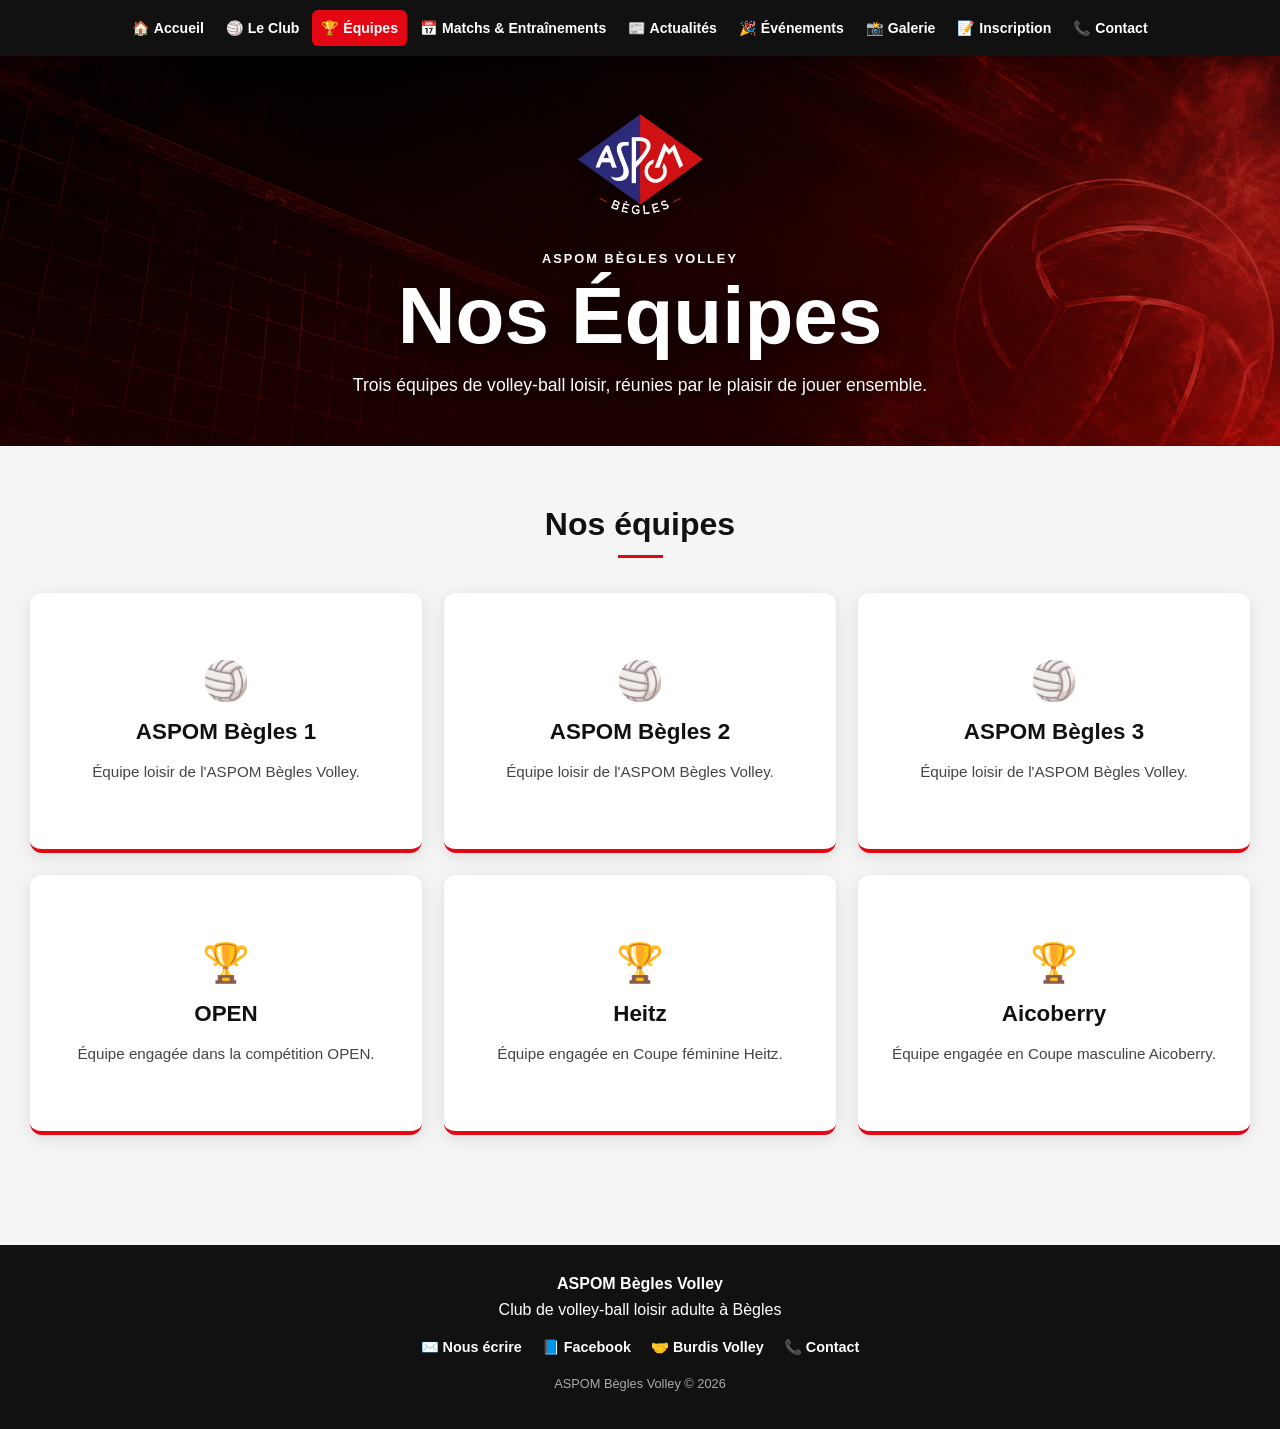
<file: equipes.html>
<!DOCTYPE html>
<html lang="fr">

<head>

    <meta charset="UTF-8">

    <meta name="viewport" content="width=device-width, initial-scale=1.0">


    <title>
        Nos équipes | ASPOM Bègles Volley
    </title>


    <meta
        name="description"
        content="Découvrez les trois équipes de l'ASPOM Bègles Volley, club de volley-ball loisir adulte à Bègles, ainsi que leur fonctionnement commun."
    >


    <meta
        name="robots"
        content="index, follow"
    >


    <link
        rel="canonical"
        href="https://aspombeglesvolleyball.github.io/aspom-volley-site/equipes.html"
    >


    <meta
        property="og:title"
        content="Nos équipes | ASPOM Bègles Volley"
    >

    <meta
        property="og:description"
        content="Découvrez ASPOM Bègles 1, ASPOM Bègles 2 et ASPOM Bègles 3, les trois équipes du club."
    >

    <meta
        property="og:type"
        content="website"
    >

    <meta
        property="og:url"
        content="https://aspombeglesvolleyball.github.io/aspom-volley-site/equipes.html"
    >

    <meta
        property="og:image"
        content="https://aspombeglesvolleyball.github.io/aspom-volley-site/Logo_ASPOM.png"
    >


    <link
        rel="icon"
        type="image/png"
        href="./Logo_ASPOM.png"
    >


    <link
        rel="stylesheet"
        href="./style.css?v=13"
    >

</head>

<body>

    <!-- =====================================================
         NAVIGATION
    ====================================================== -->

    <nav>
        <ul>

            <li>
                <a href="./index.html">
                    🏠 Accueil
                </a>
            </li>

            <li>
                <a href="./club.html">
                    🏐 Le Club
                </a>
            </li>

            <li>
                <a href="./equipes.html" class="nav-active">
                    🏆 Équipes
                </a>
            </li>

            <li>
                <a href="./matchs.html">
                    📅 Matchs & Entraînements
                </a>
            </li>

            <li>
                <a href="./actualites.html">
                    📰 Actualités
                </a>
            </li>

            <li>
                <a href="./evenements.html">
                    🎉 Événements
                </a>
            </li>

            <li>
                <a href="./galerie.html">
                    📸 Galerie
                </a>
            </li>

            <li>
                <a href="./inscription.html">
                    📝 Inscription
                </a>
            </li>

            <li>
                <a href="./contact.html">
                    📞 Contact
                </a>
            </li>

        </ul>
    </nav>


    <!-- =====================================================
         BANDEAU
    ====================================================== -->

    <header class="page-hero">

        <div class="page-hero-content">

            <img
                src="./Logo_ASPOM.png"
                alt="Logo ASPOM Bègles Volley"
                class="page-hero-logo"
            >

            <p class="page-hero-label">
                ASPOM BÈGLES VOLLEY
            </p>

            <h1>
                Nos Équipes
            </h1>

            <p class="page-hero-subtitle">
                Trois équipes de volley-ball loisir,
                réunies par le plaisir de jouer ensemble.
            </p>

        </div>

    </header>


    <!-- =====================================================
         CONTENU
    ====================================================== -->

    <main>

        <section class="section">

            <div class="section-title">

                <h2>
                    Nos équipes
                </h2>

                <div class="title-line"></div>

            </div>


    <!-- =====================================================
         ÉQUIPES
    ===================================================== -->
    
        <section class="team-grid">
        
            <div class="team-card">
        
                <div class="team-icon">
                    🏐
                </div>
        
                <h3>
                    ASPOM Bègles 1
                </h3>
        
                <p>
                    Équipe loisir de l'ASPOM Bègles Volley.
                </p>
        
            </div>
        
        
            <div class="team-card">
        
                <div class="team-icon">
                    🏐
                </div>
        
                <h3>
                    ASPOM Bègles 2
                </h3>
        
                <p>
                    Équipe loisir de l'ASPOM Bègles Volley.
                </p>
        
            </div>
        
        
            <div class="team-card">
        
                <div class="team-icon">
                    🏐
                </div>
        
                <h3>
                    ASPOM Bègles 3
                </h3>
        
                <p>
                    Équipe loisir de l'ASPOM Bègles Volley.
                </p>
        
            </div>
        
        
            <div class="team-card">
        
                <div class="team-icon">
                    🏆
                </div>
        
                <h3>
                    OPEN
                </h3>
        
                <p>
                    Équipe engagée dans la compétition OPEN.
                </p>
        
            </div>
        
        
            <div class="team-card">
        
                <div class="team-icon">
                    🏆
                </div>
        
                <h3>
                    Heitz
                </h3>
        
                <p>
                    Équipe engagée en Coupe féminine Heitz.
                </p>
        
            </div>
        
        
            <div class="team-card">
        
                <div class="team-icon">
                    🏆
                </div>
        
                <h3>
                    Aicoberry
                </h3>
        
                <p>
                    Équipe engagée en Coupe masculine Aicoberry.
                </p>
        
            </div>

        </section>

    </main>

    <!-- =====================================================
         FOOTER
    ====================================================== -->

    <footer>

        <div class="footer-content">
    
            <p>
                <strong>ASPOM Bègles Volley</strong>
            </p>
    
            <p>
                Club de volley-ball loisir adulte à Bègles
            </p>
    
            <div class="footer-links">
    
                <a href="mailto:aspom.beglesvolleyball@gmail.com">
                    ✉️ Nous écrire
                </a>
    
                <a
                    href="https://www.facebook.com/aspombeglesvolley/"
                    target="_blank"
                    rel="noopener noreferrer"
                >
                    📘 Facebook
                </a>

                <a
                    href="https://www.burdis-volley.fr/"
                    target="_blank"
                    rel="noopener noreferrer"
                >
                    🤝 Burdis Volley
                </a>
                
                <a href="./contact.html">
                    📞 Contact
                </a>
    
            </div>
    
            <p class="footer-copyright">
                ASPOM Bègles Volley © 2026
            </p>
    
        </div>

</footer>

</body>

</html>
</file>
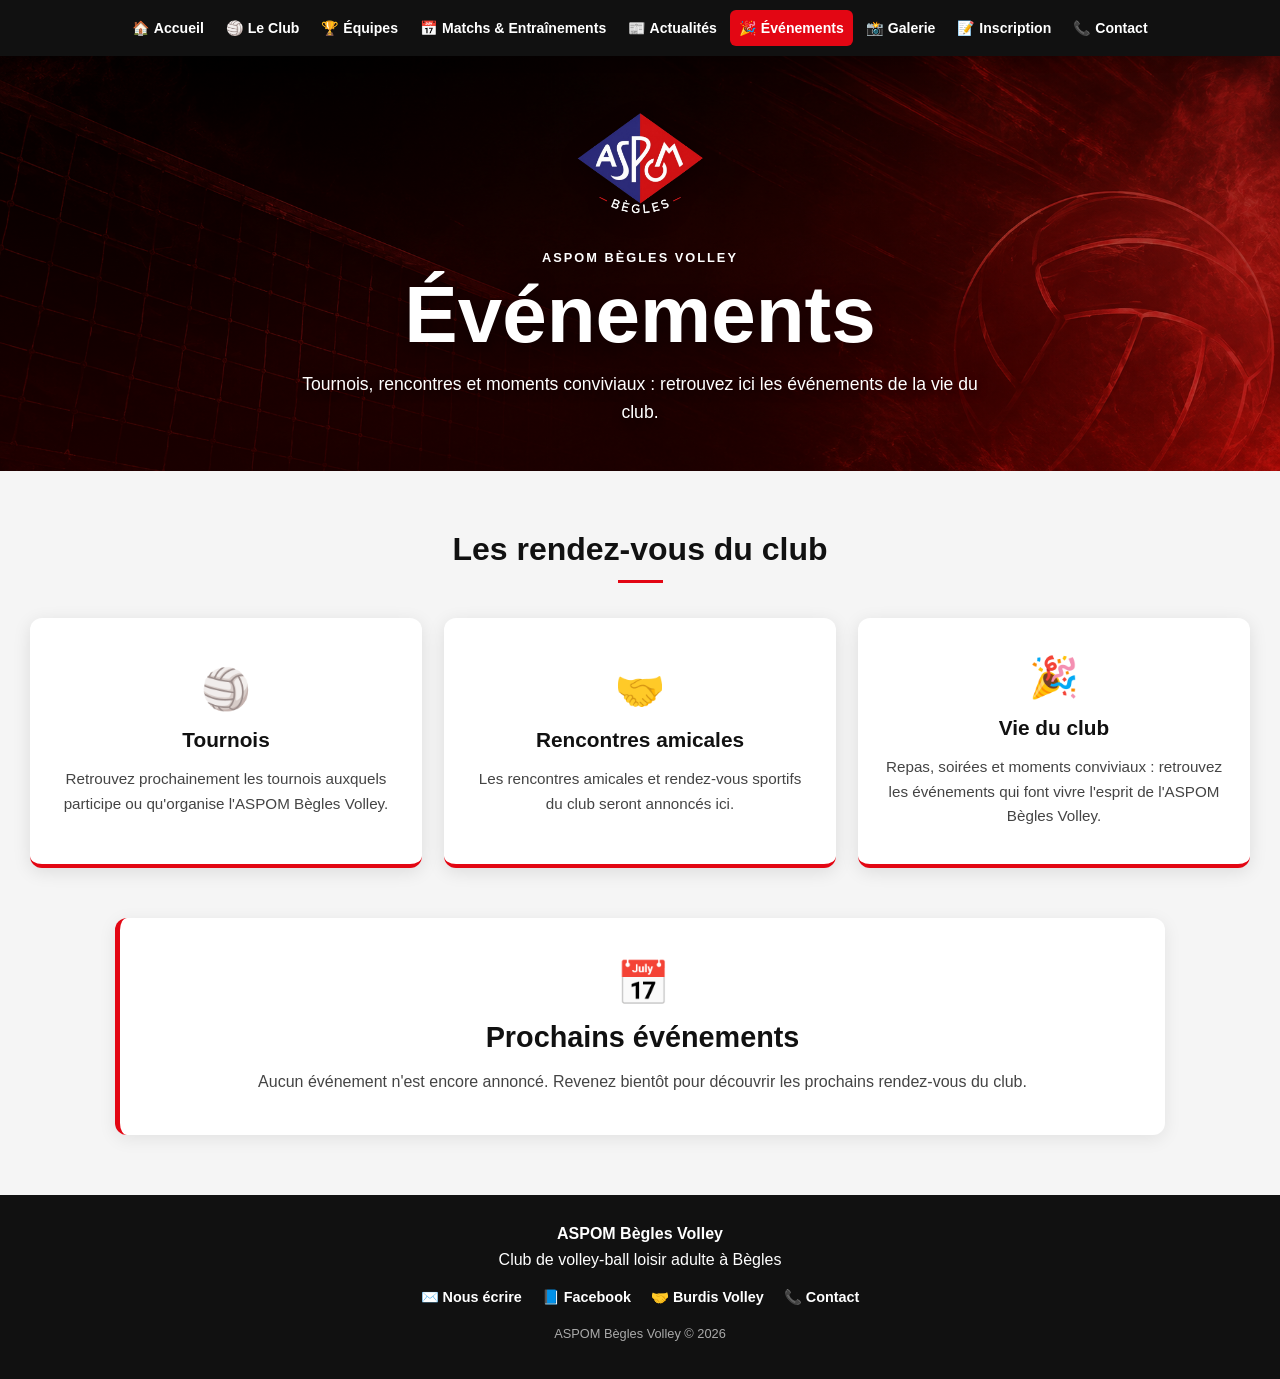
<file: evenements.html>
<!DOCTYPE html>
<html lang="fr">

<head>

    <meta charset="UTF-8">

    <meta name="viewport" content="width=device-width, initial-scale=1.0">


    <title>
        Événements | ASPOM Bègles Volley
    </title>


    <meta
        name="description"
        content="Découvrez les événements de l'ASPOM Bègles Volley : tournois, rencontres amicales et moments conviviaux organisés par le club."
    >


    <meta
        name="robots"
        content="index, follow"
    >


    <link
        rel="canonical"
        href="https://aspombeglesvolleyball.github.io/aspom-volley-site/evenements.html"
    >


    <meta
        property="og:title"
        content="Événements | ASPOM Bègles Volley"
    >

    <meta
        property="og:description"
        content="Retrouvez les tournois, rencontres amicales et événements conviviaux de l'ASPOM Bègles Volley."
    >

    <meta
        property="og:type"
        content="website"
    >

    <meta
        property="og:url"
        content="https://aspombeglesvolleyball.github.io/aspom-volley-site/evenements.html"
    >

    <meta
        property="og:image"
        content="https://aspombeglesvolleyball.github.io/aspom-volley-site/Logo_ASPOM.png"
    >


    <link
        rel="icon"
        type="image/png"
        href="./Logo_ASPOM.png"
    >


    <link
        rel="stylesheet"
        href="./style.css?v=13"
    >

</head>

<body>

    <!-- NAVIGATION -->

    <nav>
        <ul>

            <li>
                <a href="./index.html">🏠 Accueil</a>
            </li>

            <li>
                <a href="./club.html">🏐 Le Club</a>
            </li>

            <li>
                <a href="./equipes.html">🏆 Équipes</a>
            </li>

            <li>
                <a href="./matchs.html">📅 Matchs & Entraînements</a>
            </li>

            <li>
                <a href="./actualites.html">📰 Actualités</a>
            </li>

            <li>
                <a href="./evenements.html" class="nav-active">
                    🎉 Événements
                </a>
            </li>

            <li>
                <a href="./galerie.html">
                    📸 Galerie
                </a>
            </li>

            <li>
                <a href="./inscription.html">
                    📝 Inscription
                </a>
            </li>

            <li>
                <a href="./contact.html">
                    📞 Contact
                </a>
            </li>
        </ul>
    </nav>


    <!-- BANDEAU -->

    <header class="page-hero">

        <div class="page-hero-content">

            <img
                src="./Logo_ASPOM.png"
                alt="Logo ASPOM Bègles Volley"
                class="page-hero-logo"
            >

            <p class="page-hero-label">
                ASPOM BÈGLES VOLLEY
            </p>

            <h1>
                Événements
            </h1>

            <p class="page-hero-subtitle">
                Tournois, rencontres et moments conviviaux :
                retrouvez ici les événements de la vie du club.
            </p>

        </div>

    </header>


    <!-- CONTENU -->

    <main>

        <section class="section">

            <div class="section-title">

                <h2>
                    Les rendez-vous du club
                </h2>

                <div class="title-line"></div>

            </div>


            <div class="events-grid">

                <article class="event-card">

                    <div class="event-icon">
                        🏐
                    </div>

                    <h3>
                        Tournois
                    </h3>

                    <p>
                        Retrouvez prochainement les tournois
                        auxquels participe ou qu'organise
                        l'ASPOM Bègles Volley.
                    </p>

                </article>


                <article class="event-card">

                    <div class="event-icon">
                        🤝
                    </div>

                    <h3>
                        Rencontres amicales
                    </h3>

                    <p>
                        Les rencontres amicales et rendez-vous
                        sportifs du club seront annoncés ici.
                    </p>

                </article>


                <article class="event-card">

                    <div class="event-icon">
                        🎉
                    </div>

                    <h3>
                        Vie du club
                    </h3>

                    <p>
                        Repas, soirées et moments conviviaux :
                        retrouvez les événements qui font vivre
                        l'esprit de l'ASPOM Bègles Volley.
                    </p>

                </article>

            </div>


            <div class="events-coming">

                <div class="events-coming-icon">
                    📅
                </div>

                <h2>
                    Prochains événements
                </h2>

                <p>
                    Aucun événement n'est encore annoncé.
                    Revenez bientôt pour découvrir les prochains
                    rendez-vous du club.
                </p>

            </div>

        </section>

    </main>


    <!-- FOOTER -->

  <footer>

        <div class="footer-content">
    
            <p>
                <strong>ASPOM Bègles Volley</strong>
            </p>
    
            <p>
                Club de volley-ball loisir adulte à Bègles
            </p>
    
            <div class="footer-links">
    
                <a href="mailto:aspom.beglesvolleyball@gmail.com">
                    ✉️ Nous écrire
                </a>
    
                <a
                    href="https://www.facebook.com/aspombeglesvolley/"
                    target="_blank"
                    rel="noopener noreferrer"
                >
                    📘 Facebook
                </a>

                <a
                    href="https://www.burdis-volley.fr/"
                    target="_blank"
                    rel="noopener noreferrer"
                >
                    🤝 Burdis Volley
                </a>
                
                <a href="./contact.html">
                    📞 Contact
                </a>
    
            </div>
    
            <p class="footer-copyright">
                ASPOM Bègles Volley © 2026
            </p>
    
        </div>
    
    </footer>

</body>

</html>
</file>
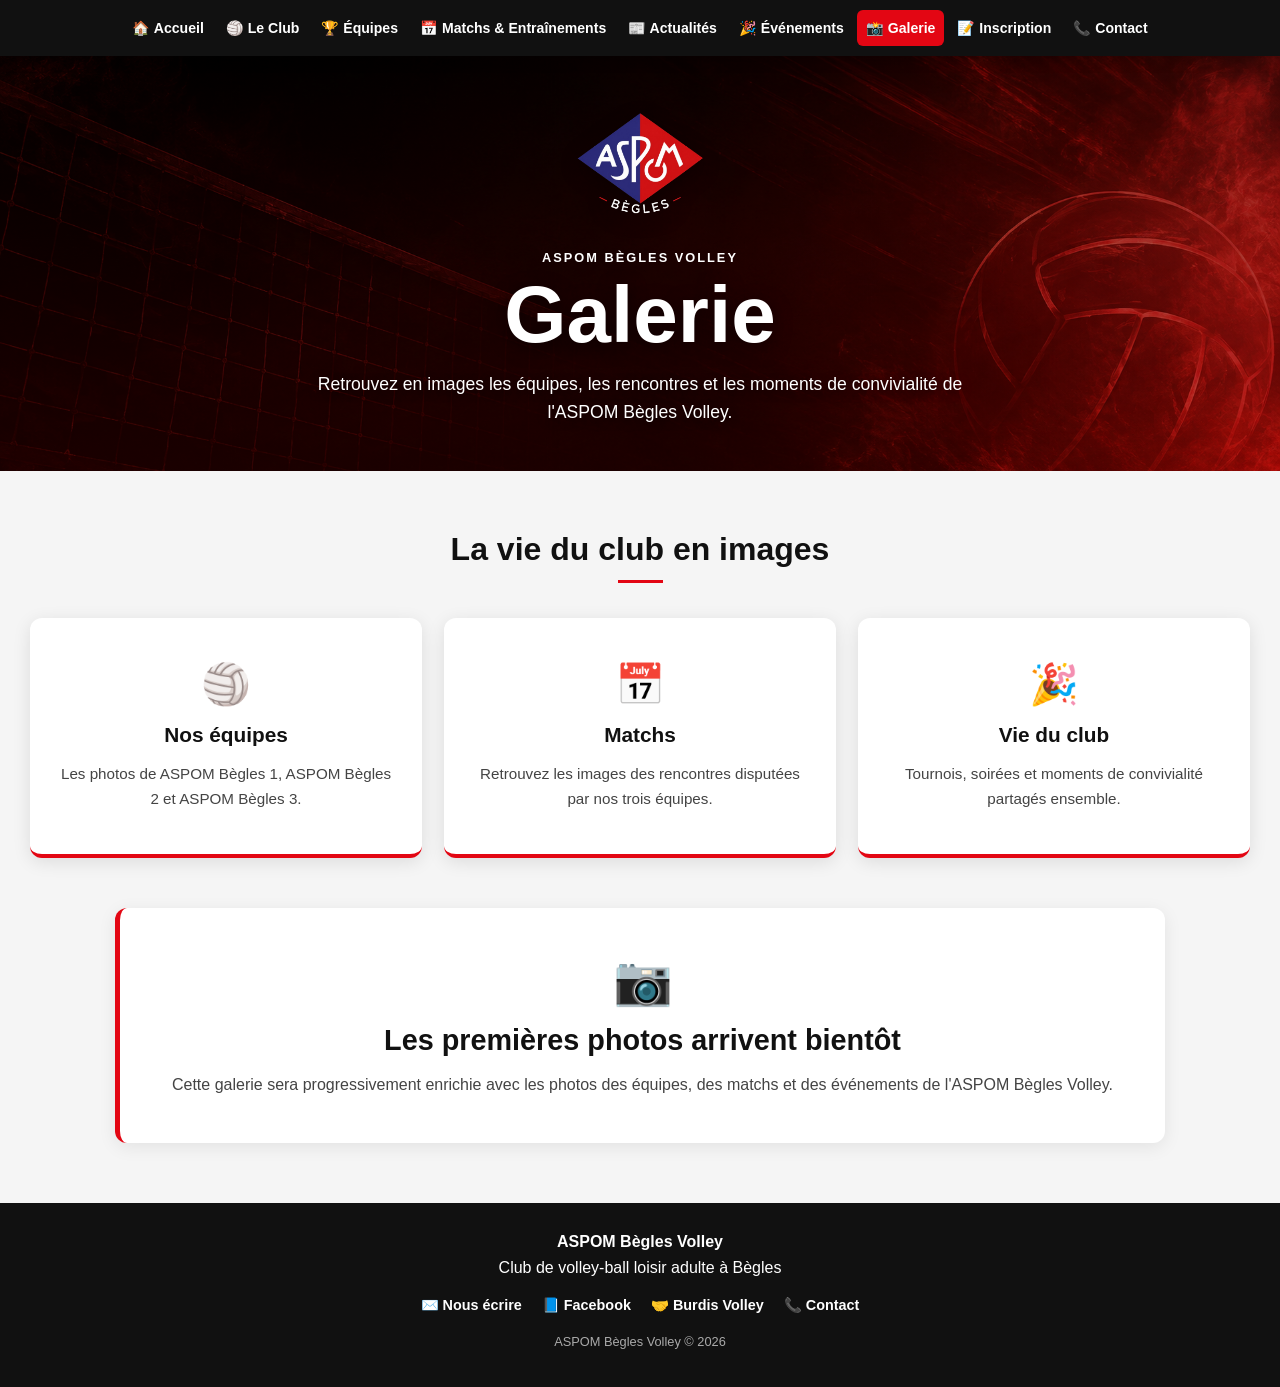
<file: galerie.html>
<!DOCTYPE html>
<html lang="fr">

<head>

    <meta charset="UTF-8">

    <meta name="viewport" content="width=device-width, initial-scale=1.0">


    <title>
        Galerie | ASPOM Bègles Volley
    </title>


    <meta
        name="description"
        content="Découvrez en images la vie de l'ASPOM Bègles Volley : équipes, matchs, entraînements et moments conviviaux du club."
    >


    <meta
        name="robots"
        content="index, follow"
    >


    <link
        rel="canonical"
        href="https://aspombeglesvolleyball.github.io/aspom-volley-site/galerie.html"
    >


    <meta
        property="og:title"
        content="Galerie | ASPOM Bègles Volley"
    >

    <meta
        property="og:description"
        content="Retrouvez les photos des équipes, des rencontres et de la vie de l'ASPOM Bègles Volley."
    >

    <meta
        property="og:type"
        content="website"
    >

    <meta
        property="og:url"
        content="https://aspombeglesvolleyball.github.io/aspom-volley-site/galerie.html"
    >

    <meta
        property="og:image"
        content="https://aspombeglesvolleyball.github.io/aspom-volley-site/Logo_ASPOM.png"
    >


    <link
        rel="icon"
        type="image/png"
        href="./Logo_ASPOM.png"
    >


    <link
        rel="stylesheet"
        href="./style.css?v=13"
    >

</head>
<body>

    <!-- NAVIGATION -->

    <nav>
        <ul>

            <li>
                <a href="./index.html">🏠 Accueil</a>
            </li>

            <li>
                <a href="./club.html">🏐 Le Club</a>
            </li>

            <li>
                <a href="./equipes.html">🏆 Équipes</a>
            </li>

            <li>
                <a href="./matchs.html">📅 Matchs & Entraînements</a>
            </li>

            <li>
                <a href="./actualites.html">📰 Actualités</a>
            </li>

            <li>
                <a href="./evenements.html">🎉 Événements</a>
            </li>

            <li>
                <a href="./galerie.html" class="nav-active">
                    📸 Galerie
                </a>
            </li>

            <li>
                <a href="./inscription.html">
                    📝 Inscription
                </a>
            </li>

            <li>
                <a href="./contact.html">
                    📞 Contact
                </a>
            </li>

        </ul>
    </nav>


    <!-- BANDEAU -->

    <header class="page-hero">

        <div class="page-hero-content">

            <img
                src="./Logo_ASPOM.png"
                alt="Logo ASPOM Bègles Volley"
                class="page-hero-logo"
            >

            <p class="page-hero-label">
                ASPOM BÈGLES VOLLEY
            </p>

            <h1>
                Galerie
            </h1>

            <p class="page-hero-subtitle">
                Retrouvez en images les équipes,
                les rencontres et les moments de convivialité
                de l'ASPOM Bègles Volley.
            </p>

        </div>

    </header>


    <!-- CONTENU -->

    <main>

        <section class="section">

            <div class="section-title">

                <h2>
                    La vie du club en images
                </h2>

                <div class="title-line"></div>

            </div>


            <div class="gallery-categories">

                <article class="gallery-category">

                    <div class="gallery-category-icon">
                        🏐
                    </div>

                    <h3>
                        Nos équipes
                    </h3>

                    <p>
                        Les photos de ASPOM Bègles 1,
                        ASPOM Bègles 2 et ASPOM Bègles 3.
                    </p>

                </article>


                <article class="gallery-category">

                    <div class="gallery-category-icon">
                        📅
                    </div>

                    <h3>
                        Matchs
                    </h3>

                    <p>
                        Retrouvez les images des rencontres
                        disputées par nos trois équipes.
                    </p>

                </article>


                <article class="gallery-category">

                    <div class="gallery-category-icon">
                        🎉
                    </div>

                    <h3>
                        Vie du club
                    </h3>

                    <p>
                        Tournois, soirées et moments
                        de convivialité partagés ensemble.
                    </p>

                </article>

            </div>


            <!-- PHOTOS À VENIR -->

            <div class="gallery-coming">

                <div class="gallery-coming-icon">
                    📷
                </div>

                <h2>
                    Les premières photos arrivent bientôt
                </h2>

                <p>
                    Cette galerie sera progressivement enrichie
                    avec les photos des équipes, des matchs
                    et des événements de l'ASPOM Bègles Volley.
                </p>

            </div>

        </section>

    </main>


    <!-- FOOTER -->

    <footer>

        <div class="footer-content">
    
            <p>
                <strong>ASPOM Bègles Volley</strong>
            </p>
    
            <p>
                Club de volley-ball loisir adulte à Bègles
            </p>
    
            <div class="footer-links">
    
                <a href="mailto:aspom.beglesvolleyball@gmail.com">
                    ✉️ Nous écrire
                </a>
    
                <a
                    href="https://www.facebook.com/aspombeglesvolley/"
                    target="_blank"
                    rel="noopener noreferrer"
                >
                    📘 Facebook
                </a>

                <a
                    href="https://www.burdis-volley.fr/"
                    target="_blank"
                    rel="noopener noreferrer"
                >
                    🤝 Burdis Volley
                </a>
                
                <a href="./contact.html">
                    📞 Contact
                </a>
    
            </div>
    
            <p class="footer-copyright">
                ASPOM Bègles Volley © 2026
            </p>
    
        </div>
    
    </footer>

</body>

</html>
</file>
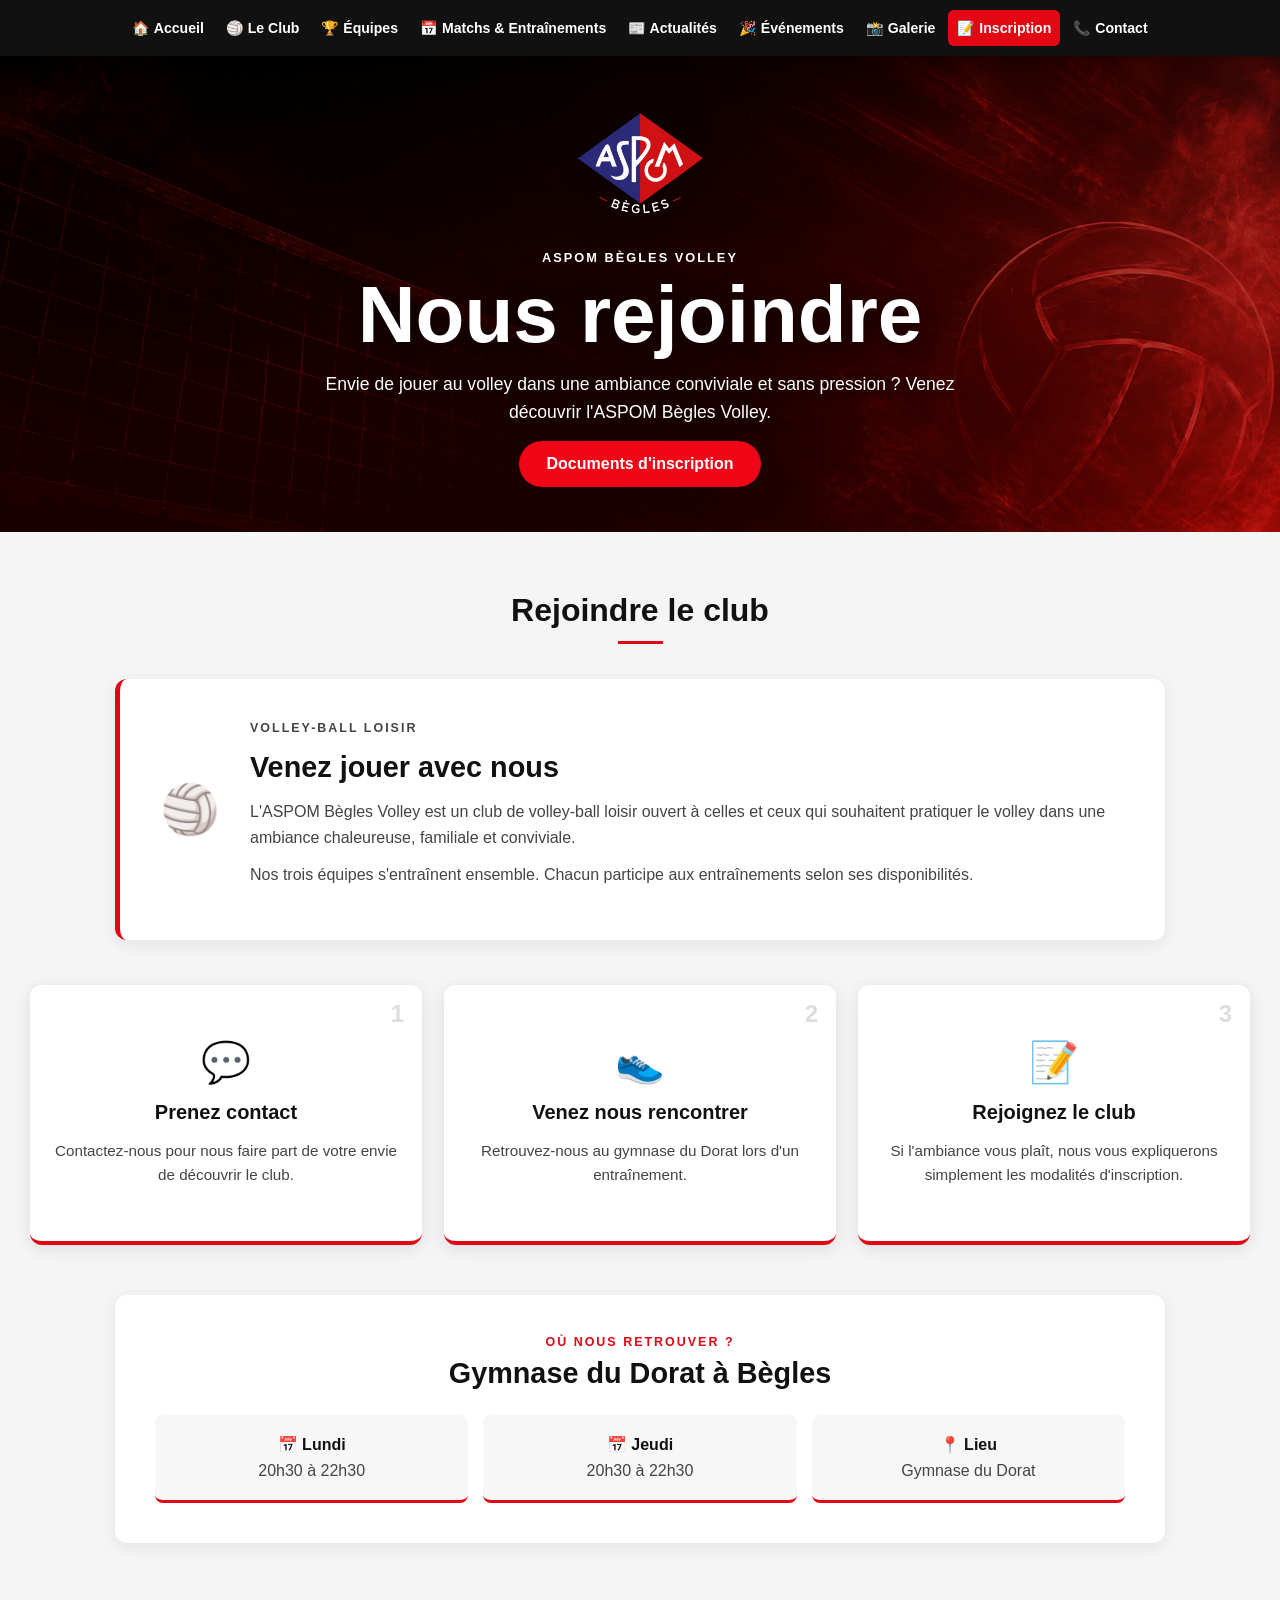
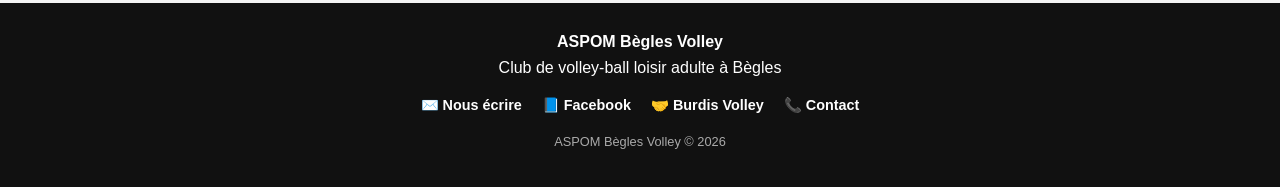
<file: inscription.html>
<!DOCTYPE html>
<html lang="fr">

<head>

    <meta charset="UTF-8">

    <meta name="viewport" content="width=device-width, initial-scale=1.0">


    <title>
        Inscription | ASPOM Bègles Volley
    </title>


    <meta
        name="description"
        content="Rejoignez l'ASPOM Bègles Volley, club de volley-ball loisir adulte à Bègles. Découvrez les modalités d'inscription et les documents à fournir."
    >


    <meta
        name="robots"
        content="index, follow"
    >


    <link
        rel="canonical"
        href="https://aspombeglesvolleyball.github.io/aspom-volley-site/inscription.html"
    >


    <meta
        property="og:title"
        content="Inscription | ASPOM Bègles Volley"
    >

    <meta
        property="og:description"
        content="Envie de rejoindre l'ASPOM Bègles Volley ? Retrouvez les modalités d'inscription et les documents nécessaires."
    >

    <meta
        property="og:type"
        content="website"
    >

    <meta
        property="og:url"
        content="https://aspombeglesvolleyball.github.io/aspom-volley-site/inscription.html"
    >

    <meta
        property="og:image"
        content="https://aspombeglesvolleyball.github.io/aspom-volley-site/Logo_ASPOM.png"
    >


    <link
        rel="icon"
        type="image/png"
        href="./Logo_ASPOM.png"
    >


    <link
        rel="stylesheet"
        href="./style.css?v=13"
    >

</head>
    
<body>

    <!-- NAVIGATION -->

    <nav>
        <ul>
    
            <li>
                <a href="./index.html">🏠 Accueil</a>
            </li>
    
            <li>
                <a href="./club.html">🏐 Le Club</a>
            </li>
    
            <li>
                <a href="./equipes.html">🏆 Équipes</a>
            </li>
    
            <li>
                <a href="./matchs.html">📅 Matchs & Entraînements</a>
            </li>
    
            <li>
                <a href="./actualites.html">📰 Actualités</a>
            </li>
    
            <li>
                <a href="./evenements.html">🎉 Événements</a>
            </li>
    
            <li>
                <a href="./galerie.html">📸 Galerie</a>
            </li>
    
            <li>
                <a href="./inscription.html" class="nav-active">
                    📝 Inscription
                </a>
            </li>
    
            <li>
                <a href="./contact.html">
                    📞 Contact
                </a>
            </li>
    
        </ul>
    </nav>


    <!-- BANDEAU -->

    <header class="page-hero">

        <div class="page-hero-content">

            <img
                src="./Logo_ASPOM.png?v=2"
                alt="Logo ASPOM Bègles Volley"
                class="page-hero-logo"
            >

            <p class="page-hero-label">
                ASPOM BÈGLES VOLLEY
            </p>

            <h1>
                Nous rejoindre
            </h1>

            <p class="page-hero-subtitle">
                Envie de jouer au volley dans une ambiance
                conviviale et sans pression ?
                Venez découvrir l'ASPOM Bègles Volley.
            </p>

            <a href="./documents.html" class="button join-documents-button">
                Documents d'inscription
            </a>
            
        </div>

    </header>


    <!-- CONTENU -->

    <main>

        <section class="section">

            <div class="section-title">

                <h2>
                    Rejoindre le club
                </h2>

                <div class="title-line"></div>

            </div>


            <!-- PRÉSENTATION -->

            <section class="join-intro">

                <div class="join-intro-icon">
                    🏐
                </div>

                <div class="join-intro-content">

                    <p class="club-small-title">
                        VOLLEY-BALL LOISIR
                    </p>

                    <h2>
                        Venez jouer avec nous
                    </h2>

                    <p>
                        L'ASPOM Bègles Volley est un club de
                        volley-ball loisir ouvert à celles et ceux
                        qui souhaitent pratiquer le volley dans
                        une ambiance chaleureuse, familiale et conviviale.
                    </p>

                    <p>
                        Nos trois équipes s'entraînent ensemble.
                        Chacun participe aux entraînements selon
                        ses disponibilités.
                    </p>

                </div>

            </section>


            <!-- COMMENT NOUS REJOINDRE -->

            <div class="join-steps">

                <article class="join-step">

                    <div class="join-step-number">
                        1
                    </div>

                    <div class="join-step-icon">
                        💬
                    </div>

                    <h3>
                        Prenez contact
                    </h3>

                    <p>
                        Contactez-nous pour nous faire part
                        de votre envie de découvrir le club.
                    </p>

                </article>


                <article class="join-step">

                    <div class="join-step-number">
                        2
                    </div>

                    <div class="join-step-icon">
                        👟
                    </div>

                    <h3>
                        Venez nous rencontrer
                    </h3>

                    <p>
                        Retrouvez-nous au gymnase du Dorat
                        lors d'un entraînement.
                    </p>

                </article>


                <article class="join-step">

                    <div class="join-step-number">
                        3
                    </div>

                    <div class="join-step-icon">
                        📝
                    </div>

                    <h3>
                        Rejoignez le club
                    </h3>

                    <p>
                        Si l'ambiance vous plaît,
                        nous vous expliquerons simplement
                        les modalités d'inscription.
                    </p>

                </article>

            </div>


            <!-- ENTRAÎNEMENTS -->

            <section class="join-training">

                <p class="club-small-title">
                    OÙ NOUS RETROUVER ?
                </p>

                <h2>
                    Gymnase du Dorat à Bègles
                </h2>

                <div class="join-training-details">

                    <div>
                        <strong>📅 Lundi</strong>
                        <span>20h30 à 22h30</span>
                    </div>

                    <div>
                        <strong>📅 Jeudi</strong>
                        <span>20h30 à 22h30</span>
                    </div>

                    <div>
                        <strong>📍 Lieu</strong>
                        <span>Gymnase du Dorat</span>
                    </div>

                </div>

            </section>

        </section>

    </main>


    <!-- FOOTER -->

    <footer>

        <div class="footer-content">
    
            <p>
                <strong>ASPOM Bègles Volley</strong>
            </p>
    
            <p>
                Club de volley-ball loisir adulte à Bègles
            </p>
    
            <div class="footer-links">
    
                <a href="mailto:aspom.beglesvolleyball@gmail.com">
                    ✉️ Nous écrire
                </a>
    
                <a
                    href="https://www.facebook.com/aspombeglesvolley/"
                    target="_blank"
                    rel="noopener noreferrer"
                >
                    📘 Facebook
                </a>

                <a
                    href="https://www.burdis-volley.fr/"
                    target="_blank"
                    rel="noopener noreferrer"
                >
                    🤝 Burdis Volley
                </a>
                
                <a href="./contact.html">
                    📞 Contact
                </a>
    
            </div>
    
            <p class="footer-copyright">
                ASPOM Bègles Volley © 2026
            </p>
    
        </div>
    
    </footer>

</body>

</html>
</file>
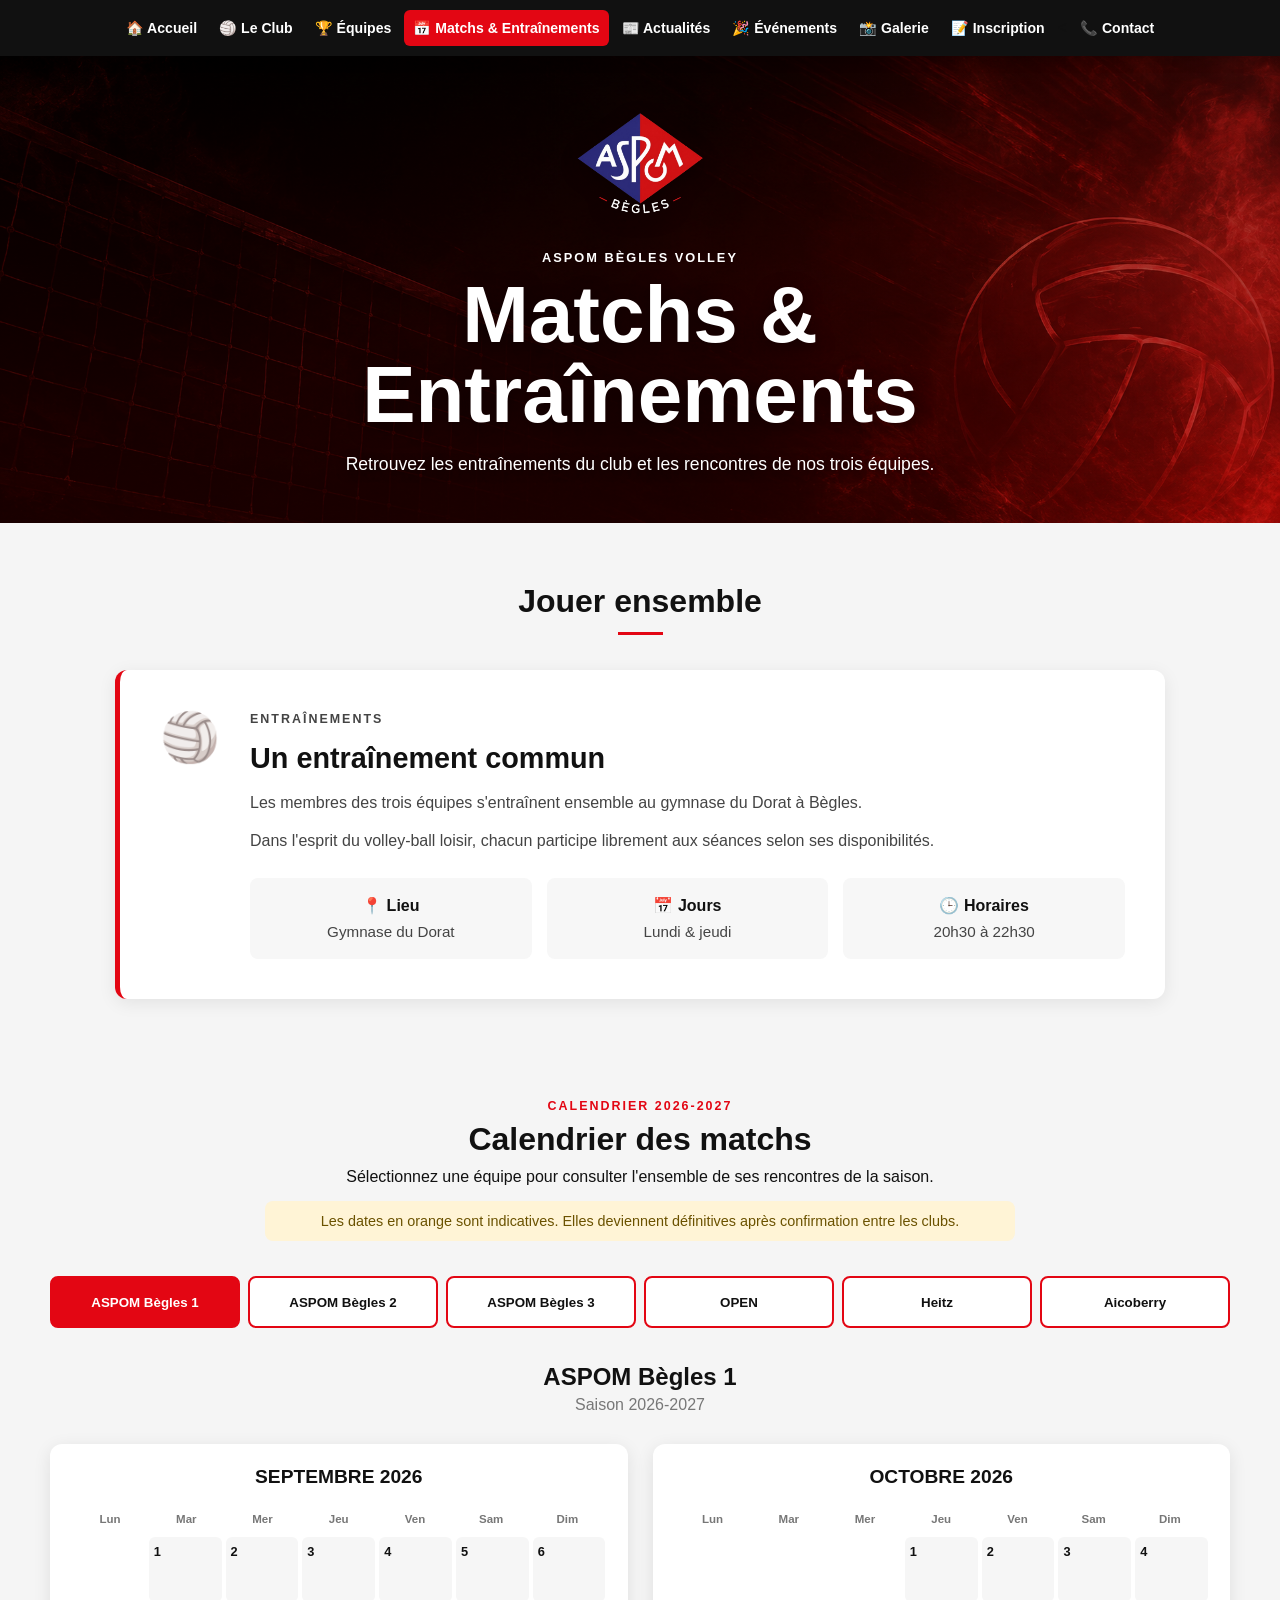
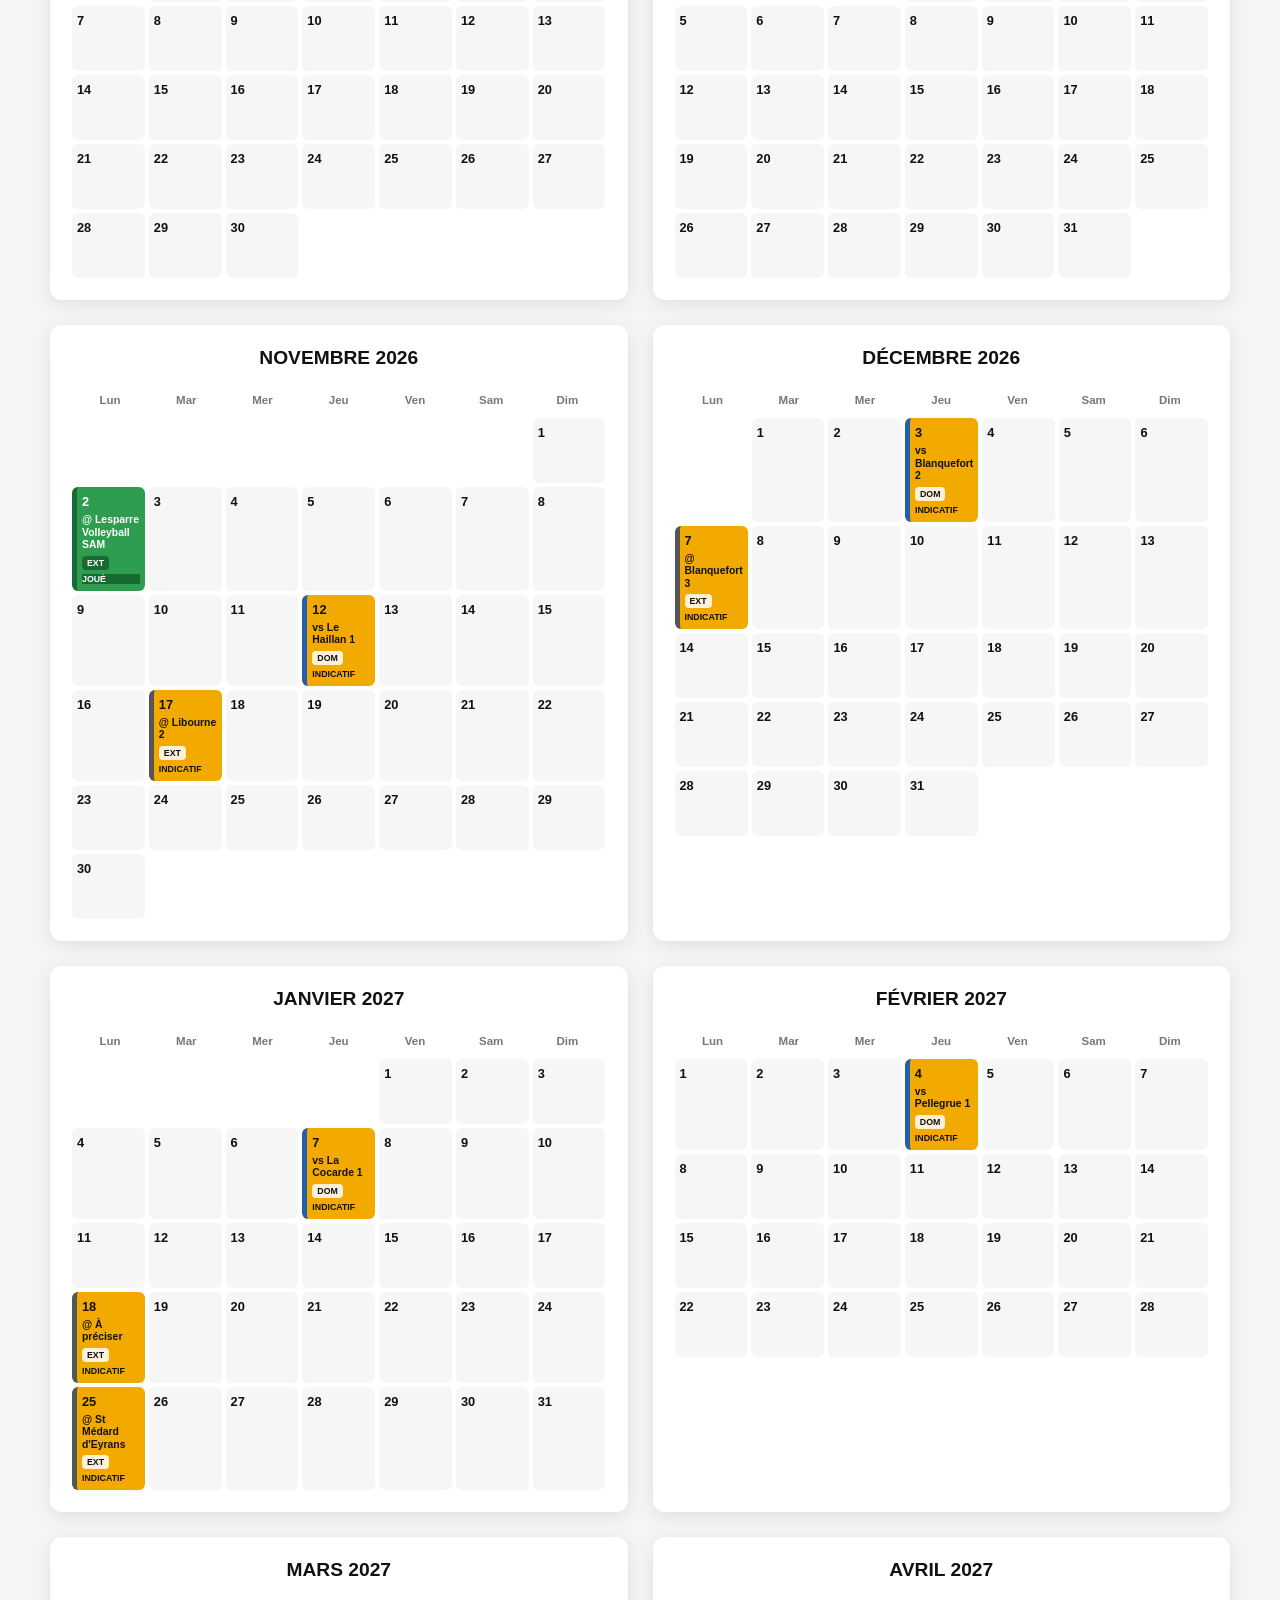
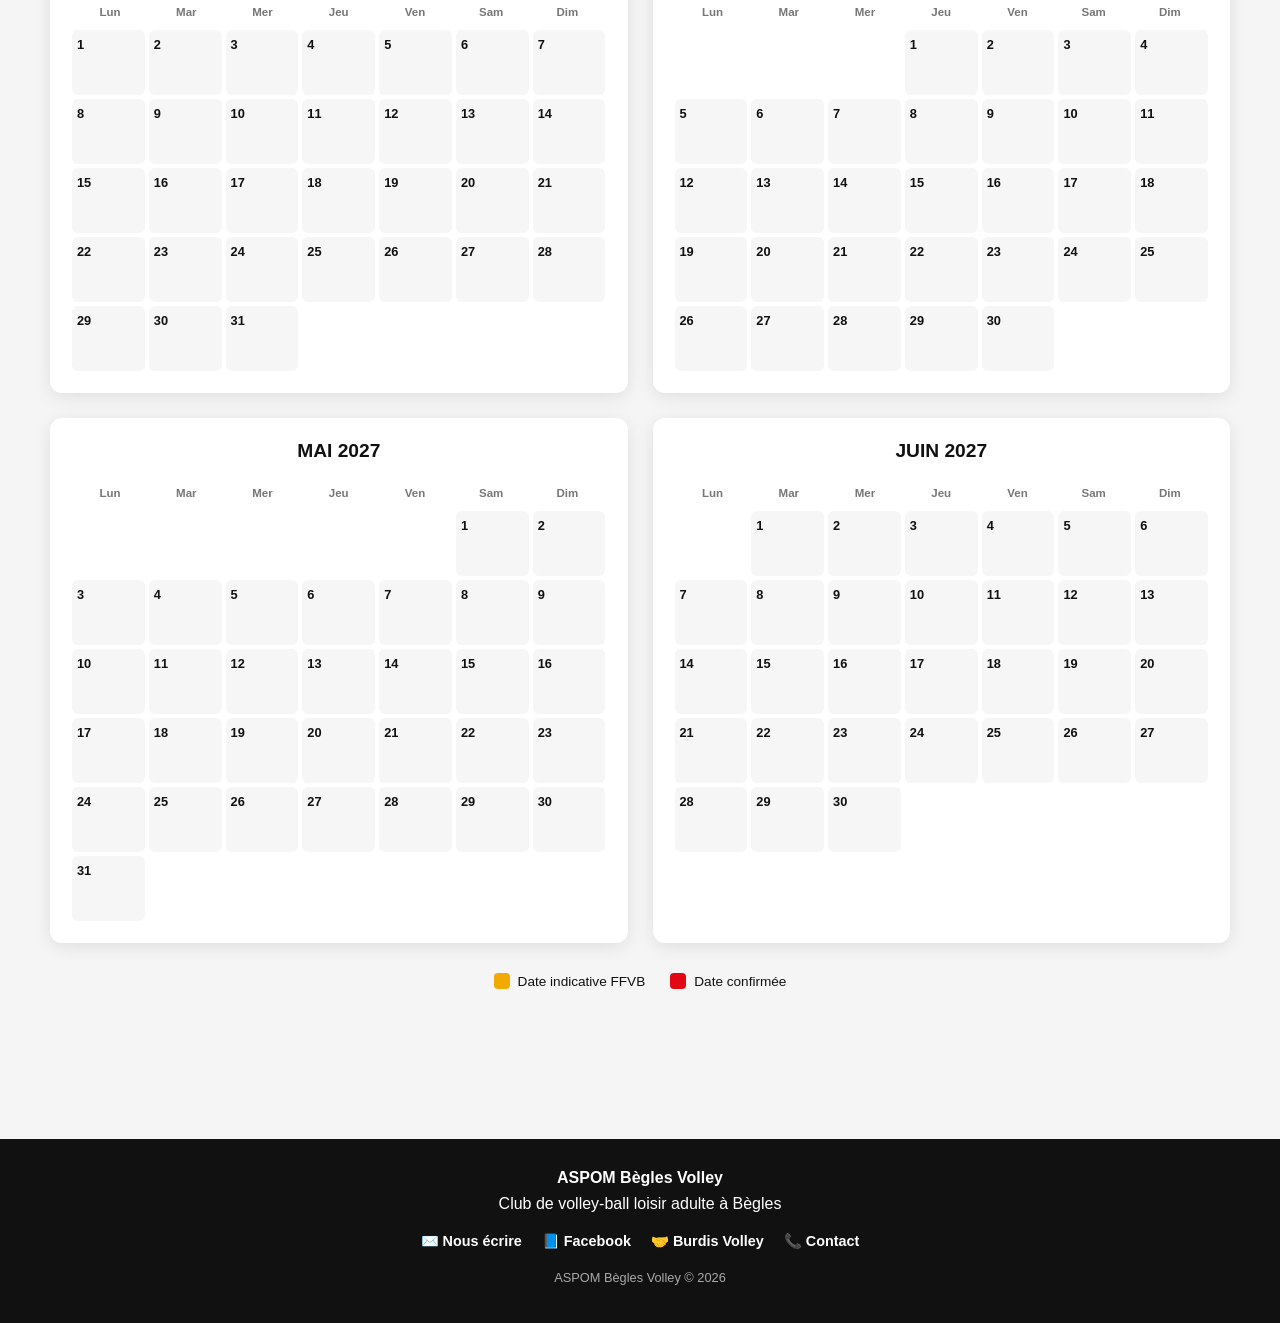
<file: matchs.html>
<!DOCTYPE html>
<html lang="fr">
<head>

    <meta charset="UTF-8">

    <meta name="viewport" content="width=device-width, initial-scale=1.0">


    <title>
        Matchs & Entraînements | ASPOM Bègles Volley
    </title>


    <meta
        name="description"
        content="Retrouvez les entraînements et les prochaines rencontres de l'ASPOM Bègles Volley. Entraînements les lundis et jeudis de 20h30 à 22h30 au gymnase du Dorat à Bègles."
    >


    <meta
        name="robots"
        content="index, follow"
    >


    <link
        rel="canonical"
        href="https://aspombeglesvolleyball.github.io/aspom-volley-site/matchs.html"
    >


    <meta
        property="og:title"
        content="Matchs & Entraînements | ASPOM Bègles Volley"
    >

    <meta
        property="og:description"
        content="Entraînements les lundis et jeudis de 20h30 à 22h30 au gymnase du Dorat à Bègles."
    >

    <meta
        property="og:type"
        content="website"
    >

    <meta
        property="og:url"
        content="https://aspombeglesvolleyball.github.io/aspom-volley-site/matchs.html"
    >

    <meta
        property="og:image"
        content="https://aspombeglesvolleyball.github.io/aspom-volley-site/Logo_ASPOM.png"
    >


    <link
        rel="icon"
        type="image/png"
        href="./Logo_ASPOM.png"
    >


    <link
        rel="stylesheet"
        href="./style.css?v=17"
    >

</head>

<body>

    <nav>
        <ul>

            <li>
                <a href="./index.html">
                    🏠 Accueil
                </a>
            </li>
            
            <li>
                <a href="./club.html">
                    🏐 Le Club
                </a>
            </li>
            
            <li>
                <a href="./equipes.html">
                    🏆 Équipes
                </a>
            </li>

            <li>
                <a href="./matchs.html" class="nav-active">
                    📅 Matchs & Entraînements
                </a>
            </li>

            <li>
               <a href="./actualites.html">
                    📰 Actualités
                </a>
            </li>
            
            <li>
                <a href="./evenements.html">
                    🎉 Événements
                </a>
            </li>
            
            <li>
                <a href="./galerie.html">
                    📸 Galerie
                </a>
            </li>
            
            <li>
                <a href="./inscription.html">
                    📝 Inscription
                </a>
            </li>
            
            <<li>
                <a href="./contact.html">
                    📞 Contact
                </a>
            </li>

        </ul>
    </nav>


    <header class="page-hero">

        <div class="page-hero-content">

            <img
                src="./Logo_ASPOM.png"
                alt="Logo ASPOM Bègles Volley"
                class="page-hero-logo"
            >

            <p class="page-hero-label">
                ASPOM BÈGLES VOLLEY
            </p>

            <h1>
                Matchs & Entraînements
            </h1>

            <p class="page-hero-subtitle">
                Retrouvez les entraînements du club
                et les rencontres de nos trois équipes.
            </p>

        </div>

    </header>


    <main>

        <section class="section">

            <div class="section-title">

                <h2>
                    Jouer ensemble
                </h2>

                <div class="title-line"></div>

            </div>


            <!-- =====================================================
                 ENTRAÎNEMENTS
            ===================================================== -->
            
            <section class="schedule-block">
            
                <div class="schedule-icon">
                    🏐
                </div>
            
                <div class="schedule-content">
            
                    <p class="club-small-title">
                        ENTRAÎNEMENTS
                    </p>
            
                    <h2>
                        Un entraînement commun
                    </h2>
            
                    <p>
                        Les membres des trois équipes s'entraînent ensemble
                        au gymnase du Dorat à Bègles.
                    </p>
            
                    <p>
                        Dans l'esprit du volley-ball loisir,
                        chacun participe librement aux séances
                        selon ses disponibilités.
                    </p>
            
                    <div class="schedule-details">
            
                        <div>
                            <strong>📍 Lieu</strong>
                            <span>Gymnase du Dorat</span>
                        </div>
            
                        <div>
                            <strong>📅 Jours</strong>
                            <span>Lundi & jeudi</span>
                        </div>
            
                        <div>
                            <strong>🕒 Horaires</strong>
                            <span>20h30 à 22h30</span>
                        </div>
            
                    </div>
            
                </div>
            
            </section>

    <!-- =====================================================
             CALENDRIER DES MATCHS
        ===================================================== -->
        
        <section class="season-calendar">
        
            <div class="calendar-header">
        
                <p class="club-small-title">
                    CALENDRIER 2026-2027
                </p>
        
                <h2>
                    Calendrier des matchs
                </h2>
        
                <p>
                    Sélectionnez une équipe pour consulter
                    l'ensemble de ses rencontres de la saison.
                </p>
        
                <p class="calendar-warning">
                    Les dates en orange sont indicatives.
                    Elles deviennent définitives après confirmation entre les clubs.
                </p>
        
            </div>
        
        
            <!-- ONGLETS ÉQUIPES -->
        
            <div class="calendar-tabs">
        
                <button
                    type="button"
                    class="calendar-tab active"
                    data-team="begles1"
                >
                    ASPOM Bègles 1
                </button>
        
                <button
                    type="button"
                    class="calendar-tab"
                    data-team="begles2"
                >
                    ASPOM Bègles 2
                </button>
        
                <button
                    type="button"
                    class="calendar-tab"
                    data-team="begles3"
                >
                    ASPOM Bègles 3
                </button>
        
                <button
                    type="button"
                    class="calendar-tab"
                    data-team="open"
                >
                    OPEN
                </button>
        
                <button
                    type="button"
                    class="calendar-tab"
                    data-team="heitz"
                >
                    Heitz
                </button>
        
                <button
                    type="button"
                    class="calendar-tab"
                    data-team="aicoberry"
                >
                    Aicoberry
                </button>
        
            </div>
        
        
            <div class="calendar-team-title">
        
                <h3 id="selected-team-name">
                    ASPOM Bègles 1
                </h3>
        
                <span>
                    Saison 2026-2027
                </span>
        
            </div>
        
        
            <div
                id="season-calendar-grid"
                class="season-calendar-grid"
            >
            </div>
        
        
            <div class="calendar-legend">
        
                <span class="legend-item">
                    <span class="legend-color legend-provisional"></span>
                    Date indicative FFVB
                </span>
        
                <span class="legend-item">
                    <span class="legend-color legend-confirmed"></span>
                    Date confirmée
                </span>
        
            </div>
        
        </section>

    </main>


   <footer>

        <div class="footer-content">
    
            <p>
                <strong>ASPOM Bègles Volley</strong>
            </p>
    
            <p>
                Club de volley-ball loisir adulte à Bègles
            </p>
    
            <div class="footer-links">
    
                <a href="mailto:aspom.beglesvolleyball@gmail.com">
                    ✉️ Nous écrire
                </a>
    
                <a
                    href="https://www.facebook.com/aspombeglesvolley/"
                    target="_blank"
                    rel="noopener noreferrer"
                >
                    📘 Facebook
                </a>

                <a
                    href="https://www.burdis-volley.fr/"
                    target="_blank"
                    rel="noopener noreferrer"
                >
                    🤝 Burdis Volley
                </a>
                
                <a href="./contact.html">
                    📞 Contact
                </a>
    
            </div>
    
            <p class="footer-copyright">
                ASPOM Bègles Volley © 2026
            </p>
    
        </div>
    
    </footer>

    <script>
    
    /* =====================================================
       NOMS DES ÉQUIPES
    ===================================================== */
    
    const teamNames = {
        begles1: "ASPOM Bègles 1",
        begles2: "ASPOM Bègles 2",
        begles3: "ASPOM Bègles 3",
        open: "OPEN",
        heitz: "Heitz - Coupe féminine",
        aicoberry: "Aicoberry - Coupe masculine"
    };
    
    
    /* =====================================================
       MATCHS
    ===================================================== */
    
    const matches = {
    
        begles1: [

                {
                    opponent: "Lesparre Volleyball SAM",
                    provisionalDate: "2026-11-02",
                    confirmedDate: "2026-11-02",
                    home: false,
                    played: true
                },
            
                {
                    opponent: "Le Haillan 1",
                    provisionalDate: "2026-11-12",
                    confirmedDate: null,
                    home: true,
                    played: false
                },
            
                {
                    opponent: "Libourne 2",
                    provisionalDate: "2026-11-17",
                    confirmedDate: null,
                    home: false,
                    played: false
                },
            
                {
                    opponent: "Blanquefort 2",
                    provisionalDate: "2026-12-03",
                    confirmedDate: null,
                    home: true,
                    played: false
                },
            
                {
                    opponent: "Blanquefort 3",
                    provisionalDate: "2026-12-07",
                    confirmedDate: null,
                    home: false,
                    played: false
                },
            
                {
                    opponent: "La Cocarde 1",
                    provisionalDate: "2027-01-07",
                    confirmedDate: null,
                    home: true,
                    played: false
                },
            
                {
                    opponent: "À préciser",
                    provisionalDate: "2027-01-18",
                    confirmedDate: null,
                    home: false,
                    played: false
                },
            
                {
                    opponent: "St Médard d'Eyrans",
                    provisionalDate: "2027-01-25",
                    confirmedDate: null,
                    home: false,
                    played: false
                },
            
                {
                    opponent: "Pellegrue 1",
                    provisionalDate: "2027-02-04",
                    confirmedDate: null,
                    home: true,
                    played: false
                }
            
            ],
    
    
        begles2: [

                {
                    opponent: "AVIA 1",
                    provisionalDate: "2026-11-02",
                    confirmedDate: "2026-11-02",
                    home: true,
                    played: true
                },
            
                {
                    opponent: "Martignas 1",
                    provisionalDate: "2026-11-11",
                    confirmedDate: null,
                    home: false,
                    played: false
                },
            
                {
                    opponent: "Eysines 3",
                    provisionalDate: "2026-11-16",
                    confirmedDate: null,
                    home: true,
                    played: false
                },
            
                {
                    opponent: "Talence 2",
                    provisionalDate: "2026-12-04",
                    confirmedDate: null,
                    home: false,
                    played: false
                },
            
                {
                    opponent: "Gradignan 2",
                    provisionalDate: "2026-12-07",
                    confirmedDate: null,
                    home: true,
                    played: false
                },
            
                {
                    opponent: "La Cocarde 2",
                    provisionalDate: "2027-01-06",
                    confirmedDate: null,
                    home: false,
                    played: false
                },
            
                {
                    opponent: "USM 4",
                    provisionalDate: "2027-01-18",
                    confirmedDate: null,
                    home: true,
                    played: false
                }
            
            ],
    
    
        begles3: [

                {
                    opponent: "ASI 1",
                    provisionalDate: "2026-11-05",
                    confirmedDate: "2026-11-05",
                    home: false,
                    played: true
                },
            
                {
                    opponent: "JSA 2",
                    provisionalDate: "2026-11-10",
                    confirmedDate: "2026-11-10",
                    home: false,
                    played: true
                },
            
                {
                    opponent: "Ambarès 2",
                    provisionalDate: "2026-11-19",
                    confirmedDate: null,
                    home: true,
                    played: false
                },
            
                {
                    opponent: "Bruges 2",
                    provisionalDate: "2026-12-02",
                    confirmedDate: null,
                    home: false,
                    played: false
                },
            
                {
                    opponent: "PLG 2",
                    provisionalDate: "2026-12-10",
                    confirmedDate: null,
                    home: true,
                    played: false
                },
            
                {
                    opponent: "AVBNB 1",
                    provisionalDate: "2027-01-04",
                    confirmedDate: null,
                    home: false,
                    played: false
                },
            
                {
                    opponent: "PLG 3",
                    provisionalDate: "2027-01-21",
                    confirmedDate: null,
                    home: true,
                    played: false
                }
            
            ],
    
        open: [

                {
                    opponent: "ASI 2",
                    provisionalDate: "2026-11-03",
                    confirmedDate: "2026-11-03",
                    home: false,
                    played: true
                },
            
                {
                    opponent: "Eysines 1",
                    provisionalDate: "2026-11-09",
                    confirmedDate: "2026-11-09",
                    home: true,
                    played: true
                },
            
                {
                    opponent: "Talence 2",
                    provisionalDate: "2026-11-20",
                    confirmedDate: null,
                    home: false,
                    played: false
                },
            
                {
                    opponent: "St-Médard-en-Jalles",
                    provisionalDate: "2026-11-23",
                    confirmedDate: null,
                    home: true,
                    played: false
                },
            
                {
                    opponent: "À préciser",
                    provisionalDate: "2026-11-30",
                    confirmedDate: null,
                    home: false,
                    played: false
                },
            
                {
                    opponent: "Bruges",
                    provisionalDate: "2026-12-07",
                    confirmedDate: null,
                    home: false,
                    played: false
                },
            
                {
                    opponent: "Talence 1",
                    provisionalDate: "2026-12-14",
                    confirmedDate: null,
                    home: true,
                    played: false
                }
            
            ],
    
        heitz: [

                {
                    opponent: "Gradigan",
                    provisionalDate: "2026-10-27",
                    confirmedDate: "2026-10-27",
                    home: true,
                    played: true
                },
            
                {
                    opponent: "Bruges",
                    provisionalDate: "2026-11-09",
                    confirmedDate: "2026-11-09",
                    home: true,
                    played: true
                }
            
            ],
    
        aicoberry: [

                {
                    opponent: "Floirac",
                    provisionalDate: "2026-11-25",
                    confirmedDate: "2026-11-25",
                    home: null,
                    played: false
                },
            
                {
                    opponent: "Eysines",
                    provisionalDate: "2026-12-17",
                    confirmedDate: "2026-12-17",
                    home: true,
                    played: false
                },
            
                {
                    opponent: "ASI 01",
                    provisionalDate: "2027-01-12",
                    confirmedDate: "2027-01-12",
                    home: null,
                    played: false
                }
            
            ],
    
    };

/* =====================================================
   SAISON 2026-2027
===================================================== */

const seasonMonths = [

    { year: 2026, month: 8, name: "Septembre 2026" },
    { year: 2026, month: 9, name: "Octobre 2026" },
    { year: 2026, month: 10, name: "Novembre 2026" },
    { year: 2026, month: 11, name: "Décembre 2026" },

    { year: 2027, month: 0, name: "Janvier 2027" },
    { year: 2027, month: 1, name: "Février 2027" },
    { year: 2027, month: 2, name: "Mars 2027" },
    { year: 2027, month: 3, name: "Avril 2027" },
    { year: 2027, month: 4, name: "Mai 2027" },
    { year: 2027, month: 5, name: "Juin 2027" }

];


const weekdays = [
    "Lun",
    "Mar",
    "Mer",
    "Jeu",
    "Ven",
    "Sam",
    "Dim"
];


let selectedTeam = "begles1";


/* =====================================================
   CRÉATION DU CALENDRIER
===================================================== */

function renderCalendar(team) {

    const container =
        document.getElementById("season-calendar-grid");

    const teamTitle =
        document.getElementById("selected-team-name");


    if (!container || !teamTitle) {
        return;
    }


    teamTitle.textContent =
        teamNames[team];


    container.innerHTML = "";


    seasonMonths.forEach(monthData => {

        const monthElement =
            document.createElement("div");

        monthElement.className =
            "calendar-month";


        /* TITRE DU MOIS */

        const monthTitle =
            document.createElement("div");

        monthTitle.className =
            "calendar-month-title";

        monthTitle.textContent =
            monthData.name;

        monthElement.appendChild(
            monthTitle
        );


        /* JOURS DE LA SEMAINE */

        const weekdaysElement =
            document.createElement("div");

        weekdaysElement.className =
            "calendar-weekdays";


        weekdays.forEach(day => {

            const element =
                document.createElement("span");

            element.textContent =
                day;

            weekdaysElement.appendChild(
                element
            );

        });


        monthElement.appendChild(
            weekdaysElement
        );


        /* GRILLE DU MOIS */

        const daysElement =
            document.createElement("div");

        daysElement.className =
            "calendar-days";


        const firstDay =
            new Date(
                monthData.year,
                monthData.month,
                1
            );


        let startDay =
            firstDay.getDay();


        if (startDay === 0) {
            startDay = 7;
        }


        /* CASES VIDES AVANT LE 1er */

        for (
            let i = 1;
            i < startDay;
            i++
        ) {

            const empty =
                document.createElement("div");

            empty.className =
                "calendar-day empty";

            daysElement.appendChild(
                empty
            );

        }


        /* NOMBRE DE JOURS DU MOIS */

        const daysInMonth =
            new Date(
                monthData.year,
                monthData.month + 1,
                0
            ).getDate();


        /* CRÉATION DE CHAQUE JOUR */

        for (
            let day = 1;
            day <= daysInMonth;
            day++
        ) {

            const dayElement =
                document.createElement("div");

            dayElement.className =
                "calendar-day";


            const number =
                document.createElement("span");

            number.className =
                "calendar-day-number";

            number.textContent =
                day;

            dayElement.appendChild(
                number
            );


            const monthNumber =
                String(
                    monthData.month + 1
                ).padStart(2, "0");


            const dayNumber =
                String(day).padStart(
                    2,
                    "0"
                );


            const dateString =
                monthData.year +
                "-" +
                monthNumber +
                "-" +
                dayNumber;


            /* =================================================
               RECHERCHE D'UN MATCH À CETTE DATE
            ================================================= */

            const teamMatches =
                matches[team] || [];


            const match =
                teamMatches.find(item => {

                    /*
                    Si une date définitive existe,
                    on utilise uniquement celle-ci.
                    */

                    if (item.confirmedDate) {

                        return (
                            item.confirmedDate ===
                            dateString
                        );

                    }


                    /*
                    Sinon on utilise la date FFVB
                    comme date indicative.
                    */

                    return (
                        item.provisionalDate ===
                        dateString
                    );

                });


            /* =================================================
               AFFICHAGE DU MATCH
            ================================================= */

            if (match) {

                const isConfirmed =
                    Boolean(
                        match.confirmedDate
                    );
                
                    if (match.home === true) {

                    dayElement.classList.add(
                        "match-home"
                    );
                
                } else if (match.home === false) {
                
                    dayElement.classList.add(
                        "match-away"
                    );
                
                }

                if (match.played) {

                    dayElement.classList.add(
                        "match-played"
                    );
                
                } else if (isConfirmed) {
                
                    dayElement.classList.add(
                        "match-confirmed"
                    );
                
                } else {
                
                    dayElement.classList.add(
                        "match-provisional"
                    );
                
                }
                

                /* ADVERSAIRE */

                const opponent =
                    document.createElement(
                        "span"
                    );

                opponent.className =
                    "calendar-match-name";


                if (match.home) {

                    opponent.textContent =
                        "vs " +
                        match.opponent;

                } else {

                    opponent.textContent =
                        "@ " +
                        match.opponent;

                }


                dayElement.appendChild(
                    opponent
                );

                /* DOMICILE / EXTÉRIEUR */

                const locationStatus =
                    document.createElement(
                        "span"
                    );
                
                locationStatus.className =
                    "calendar-match-location";
                
                if (match.home === true) {

                    locationStatus.textContent = "DOM";
                
                } else if (match.home === false) {
                
                    locationStatus.textContent = "EXT";
                
                } else {
                
                    locationStatus.textContent = "";
                }
                
                dayElement.appendChild(
                    locationStatus
                );

                /* STATUT */

                const status =
                    document.createElement(
                        "span"
                    );

                status.className =
                    "calendar-match-status";


                if (match.played) {

                    status.textContent =
                        "Joué";
                
                } else if (isConfirmed) {
                
                    status.textContent =
                        "Confirmé";
                
                } else {
                
                    status.textContent =
                        "Indicatif";
                
                }


                dayElement.appendChild(
                    status
                );

            }


            daysElement.appendChild(
                dayElement
            );

        }


        monthElement.appendChild(
            daysElement
        );


        container.appendChild(
            monthElement
        );

    });

}


/* =====================================================
   GESTION DES ONGLETS
===================================================== */

document
    .querySelectorAll(".calendar-tab")
    .forEach(tab => {

        tab.addEventListener(
            "click",
            function () {

                document
                    .querySelectorAll(
                        ".calendar-tab"
                    )
                    .forEach(button => {

                        button.classList.remove(
                            "active"
                        );

                    });


                this.classList.add(
                    "active"
                );


                selectedTeam =
                    this.dataset.team;


                renderCalendar(
                    selectedTeam
                );

            }
        );

    });


/* =====================================================
   PREMIER AFFICHAGE
===================================================== */

renderCalendar(
    selectedTeam
);
    
    </script>

</body>
    
</html>
</file>
<file: style.css>
/* =====================================================
   RESET
===================================================== */

* {
    margin: 0;
    padding: 0;
    box-sizing: border-box;
}

html {
    scroll-behavior: smooth;
}

body {
    font-family: Arial, Helvetica, sans-serif;
    background: #f5f5f5;
    color: #111111;
}


/* =====================================================
   NAVIGATION
===================================================== */

nav {
    position: sticky;
    top: 0;
    z-index: 1000;

    width: 100%;

    background: #111111;

    box-shadow: 0 3px 12px rgba(0, 0, 0, 0.25);
}

nav ul {
    min-height: 56px;

    display: flex;
    justify-content: center;
    align-items: center;

    flex-wrap: wrap;

    gap: 4px;

    padding: 4px 15px;

    list-style: none;
}

nav li {
    list-style: none;
}

nav a {
    display: flex;
    align-items: center;

    gap: 6px;

    padding: 10px 9px;

    border-radius: 6px;

    color: #ffffff;

    text-decoration: none;

    font-size: 0.88rem;
    font-weight: bold;

    white-space: nowrap;

    transition:
        background 0.2s ease,
        color 0.2s ease;
}

nav a:hover {
    background: #e30613;
    color: #ffffff;
}


/* =====================================================
   HERO / BANNIÈRE PRINCIPALE
===================================================== */

.hero {
    position: relative;

    min-height: 733px;

    display: flex;
    justify-content: center;
    align-items: center;

    padding: 50px 20px;

    overflow: hidden;

    text-align: center;

    color: #ffffff;

    background:
        linear-gradient(
            rgba(0, 0, 0, 0.55),
            rgba(120, 0, 0, 0.35)
        ),
        url("./fond-banniere-volley.png");

    background-size: cover;
    background-position: center;
    background-repeat: no-repeat;
}


/* Effet lumineux rouge */

.hero::before {
    display: none;
}


/* Effet sombre diagonal */

.hero::after {
    display: none;
}


/* Contenu du hero */

.hero-content {
    position: relative;

    z-index: 2;

    width: 100%;
    max-width: 900px;

    display: flex;
    flex-direction: column;
    align-items: center;

    margin: 0 auto;
}


/* =====================================================
   LOGO
===================================================== */

.hero-logo {
    display: block;

    width: 280px;
    max-width: 70%;

    height: auto;

    margin: 0 auto 22px;

    object-fit: contain;

    filter:
        drop-shadow(
            0 8px 12px rgba(0, 0, 0, 0.35)
        );
}


/* =====================================================
   TEXTE DU HERO
===================================================== */

.hero-label {
    margin-bottom: 15px;

    font-size: 0.95rem;

    font-weight: 500;

    letter-spacing: 0.5px;

    text-transform: uppercase;
}


.hero h1 {
    margin-bottom: 18px;

    font-size: clamp(3.2rem, 7vw, 5.8rem);

    line-height: 0.95;

    font-weight: 900;

    letter-spacing: -2px;

    text-shadow:
        0 6px 20px rgba(0, 0, 0, 0.55);
}

.hero h1 span {
    color: #ffffff;
}


.hero-subtitle {
    max-width: 800px;

    margin: 0 auto 28px;

    font-size: 1.2rem;

    line-height: 1.5;

    text-shadow:
        0 3px 10px rgba(0, 0, 0, 0.45);
}

/* =====================================================
   BOUTONS
===================================================== */

.hero-buttons {
    display: flex;

    justify-content: center;
    align-items: center;

    gap: 5px;

    flex-wrap: wrap;
}

.button {
    display: inline-block;

    padding: 14px 28px;

    border-radius: 30px;

    background: #f00616;

    color: #ffffff;

    text-decoration: none;

    font-size: 1rem;

    font-weight: bold;

    transition:
        background 0.2s ease,
        transform 0.2s ease;
}

.button:hover {
    background: #b9000c;

    transform: translateY(-2px);
}


/* Deuxième bouton */

.button-secondary {
    background: #f00616;

    border: none;
}

.button-secondary:hover {
    background: #b9000c;

    color: #ffffff;
}


/* =====================================================
   SECTION PRINCIPALE
===================================================== */

.section {
    max-width: 1400px;

    margin: 0 auto;

    padding: 60px 30px;
}

.section-title {
    margin-bottom: 35px;

    text-align: center;
}

.section-title h2 {
    font-size: 2rem;

    font-weight: 800;
}

.title-line {
    width: 45px;

    height: 3px;

    margin: 12px auto 0;

    background: #e30613;
}


/* =====================================================
   CARTES
===================================================== */

.cards {
    display: grid;

    grid-template-columns:
        repeat(4, 1fr);

    gap: 20px;
}

.card {
    min-height: 240px;

    display: flex;
    flex-direction: column;
    align-items: center;

    padding: 25px 20px;

    text-align: center;

    background: #ffffff;

    border-radius: 10px;

    border-bottom: 4px solid #e30613;

    box-shadow:
        0 4px 15px rgba(0, 0, 0, 0.10);

    transition:
        transform 0.2s ease,
        box-shadow 0.2s ease;
}

.card:hover {
    transform: translateY(-5px);

    box-shadow:
        0 8px 22px rgba(0, 0, 0, 0.15);
}


/* =====================================================
   ICÔNES
===================================================== */

.card-icon {
    display: flex;
    justify-content: center;
    align-items: center;

    width: 60px;
    height: 60px;

    margin-bottom: 12px;

    font-size: 2rem;
}

/* Carte entière utilisée comme lien */

a.card-link {
    color: #111111;
    text-decoration: none;
}

a.card-link:visited {
    color: #111111;
    text-decoration: none;
}

a.card-link:hover {
    color: #111111;
    text-decoration: none;
}

a.card-link h3,
a.card-link p {
    color: inherit;
    text-decoration: none;
}

/* =====================================================
   TEXTE DES CARTES
===================================================== */

.card h3 {
    margin-bottom: 12px;

    font-size: 1.1rem;

    line-height: 1.3;
}

.card p {
    font-size: 0.95rem;

    line-height: 1.55;

    color: #333333;
}


/* =====================================================
   FOOTER
===================================================== */

footer {
    padding: 30px 20px;

    text-align: center;

    background: #111111;

    color: #ffffff;
}


.footer-content {
    max-width: 1000px;

    margin: 0 auto;
}


.footer-content p {
    margin-bottom: 8px;
}


.footer-links {
    display: flex;
    justify-content: center;
    align-items: center;

    gap: 20px;

    flex-wrap: wrap;

    margin: 20px 0;
}


.footer-links a {
    color: #ffffff;

    text-decoration: none;

    font-weight: bold;

    font-size: 0.9rem;
}


.footer-links a:hover {
    color: #e30613;
}


.footer-copyright {
    margin-top: 15px;

    color: #aaaaaa;

    font-size: 0.8rem;
}

/* =====================================================
   PAGE CLUB - BANDEAU
===================================================== */

.page-hero {
    position: relative;

    min-height: 390px;

    display: flex;
    justify-content: center;
    align-items: center;

    padding: 45px 20px;

    overflow: hidden;

    text-align: center;

    color: #ffffff;

    background-image:
        linear-gradient(
            rgba(0, 0, 0, 0.40),
            rgba(70, 0, 0, 0.35)
        ),
        url("./fond-banniere-volley.png");

    background-size: cover;
    background-position: center;
    background-repeat: no-repeat;
}


.page-hero-content {
    position: relative;

    z-index: 2;

    width: 100%;
    max-width: 850px;

    margin: 0 auto;
}


.page-hero-logo {
    width: 130px;
    height: auto;

    margin-bottom: 15px;

    filter:
        drop-shadow(
            0 6px 10px rgba(0, 0, 0, 0.30)
        );
}


.page-hero-label {
    margin-bottom: 10px;

    font-size: 0.8rem;

    font-weight: bold;

    letter-spacing: 2px;
}


.page-hero h1 {
    margin-bottom: 15px;

    font-size: clamp(3rem, 7vw, 5rem);

    font-weight: 900;

    line-height: 1;

    text-shadow:
        0 5px 18px rgba(0, 0, 0, 0.55);
}


.page-hero-subtitle {
    max-width: 700px;

    margin: auto;

    font-size: 1.1rem;

    line-height: 1.6;

    text-shadow:
        0 3px 10px rgba(0, 0, 0, 0.50);
}


/* =====================================================
   MENU PAGE CLUB
===================================================== */

.club-menu {
    display: grid;

    grid-template-columns:
        repeat(4, 1fr);

    gap: 20px;

    margin-bottom: 60px;
}


.club-menu-card {
    min-height: 210px;

    display: flex;
    flex-direction: column;
    align-items: center;

    padding: 25px 20px;

    text-align: center;

    text-decoration: none;

    color: #111111;

    background: #ffffff;

    border-radius: 10px;

    border-bottom: 4px solid #e30613;

    box-shadow:
        0 4px 15px rgba(0, 0, 0, 0.10);

    transition:
        transform 0.2s ease,
        box-shadow 0.2s ease;
}


.club-menu-card:hover {
    transform: translateY(-5px);

    box-shadow:
        0 8px 22px rgba(0, 0, 0, 0.15);
}


.club-menu-card:visited {
    color: #111111;
}


.club-menu-icon {
    margin-bottom: 12px;

    font-size: 2rem;
}


.club-menu-card h3 {
    margin-bottom: 12px;

    font-size: 1.15rem;
}


.club-menu-card p {
    color: #444444;

    font-size: 0.95rem;

    line-height: 1.5;
}


/* =====================================================
   CONTENU PAGE CLUB
===================================================== */

.club-content-section {
    max-width: 1050px;

    margin: 0 auto 35px;

    padding: 45px;

    background: #ffffff;

    border-radius: 12px;

    box-shadow:
        0 4px 18px rgba(0, 0, 0, 0.08);

    scroll-margin-top: 80px;
}


.club-content-text {
    max-width: 850px;

    margin: auto;
}


.club-small-title {
    margin-bottom: 8px;

    color: #e30613;

    font-size: 0.78rem;

    font-weight: 800;

    letter-spacing: 2px;
}


.club-content-section h2 {
    margin-bottom: 20px;

    font-size: 2rem;
}


.club-content-section p {
    margin-bottom: 14px;

    color: #444444;

    font-size: 1rem;

    line-height: 1.7;
}

/* =====================================================
   BUREAU DU CLUB
===================================================== */

.bureau-grid {
    display: grid;

    grid-template-columns:
        repeat(4, 1fr);

    gap: 18px;

    margin-top: 30px;
}


.bureau-member {
    min-height: 190px;

    display: flex;
    flex-direction: column;
    justify-content: center;
    align-items: center;

    padding: 25px 15px;

    text-align: center;

    background: #f7f7f7;

    border-radius: 10px;

    border-bottom: 4px solid #e30613;
}


.bureau-icon {
    margin-bottom: 12px;

    font-size: 2rem;
}


.bureau-member h3 {
    margin-bottom: 10px;

    font-size: 1.05rem;
}


.bureau-name {
    margin-bottom: 0 !important;

    color: #e30613 !important;

    font-size: 1rem !important;

    font-weight: 800;
}

/* =====================================================
   CHARTE & VALEURS
===================================================== */

.values-grid {
    display: grid;

    grid-template-columns:
        repeat(3, 1fr);

    gap: 18px;

    margin-top: 30px;
}


.value-item {
    min-height: 220px;

    display: flex;
    flex-direction: column;
    align-items: center;
    justify-content: center;

    padding: 25px 18px;

    text-align: center;

    background: #f7f7f7;

    border-radius: 10px;

    border-bottom: 4px solid #e30613;
}


.value-icon {
    margin-bottom: 12px;

    font-size: 2rem;
}


.value-item h3 {
    margin-bottom: 10px;

    font-size: 1.05rem;
}


.value-item p {
    margin-bottom: 0;

    font-size: 0.9rem;

    line-height: 1.5;
}

/* =====================================================
   ONGLET ACTIF NAVIGATION
===================================================== */

nav a.nav-active {
    background: #e30613;
}

/* =====================================================
   PAGE ÉQUIPES
===================================================== */

.team-grid {
    display: grid;

    grid-template-columns:
        repeat(3, 1fr);

    gap: 22px;

    margin-bottom: 50px;
}


.team-card {
    position: relative;

    min-height: 260px;

    display: flex;
    flex-direction: column;
    align-items: center;
    justify-content: center;

    padding: 35px 25px;

    text-align: center;

    background: #ffffff;

    border-radius: 12px;

    border-bottom: 4px solid #e30613;

    box-shadow:
        0 4px 18px rgba(0, 0, 0, 0.10);
}


.team-number {
    position: absolute;

    top: 15px;
    right: 18px;

    color: #dddddd;

    font-size: 1.4rem;

    font-weight: 900;
}


.team-icon {
    margin-bottom: 15px;

    font-size: 2.4rem;
}


.team-card h3 {
    margin-bottom: 15px;

    font-size: 1.4rem;
}


.team-card p {
    color: #444444;

    font-size: 0.95rem;

    line-height: 1.6;
}


/* =====================================================
   ENTRAÎNEMENT COMMUN
===================================================== */

.training-block {
    max-width: 1050px;

    display: flex;
    align-items: center;

    gap: 30px;

    margin: 0 auto;

    padding: 40px;

    background: #ffffff;

    border-radius: 12px;

    border-left: 5px solid #e30613;

    box-shadow:
        0 4px 18px rgba(0, 0, 0, 0.08);
}


.training-icon {
    flex-shrink: 0;

    font-size: 3rem;
}


.training-content h2 {
    margin-bottom: 15px;

    font-size: 1.8rem;
}


.training-content p {
    margin-bottom: 10px;

    color: #444444;

    line-height: 1.6;
}

/* =====================================================
   PAGE MATCHS & ENTRAÎNEMENTS
===================================================== */

.schedule-block {
    max-width: 1050px;

    display: flex;
    align-items: flex-start;

    gap: 30px;

    margin: 0 auto 60px;

    padding: 40px;

    background: #ffffff;

    border-radius: 12px;

    border-left: 5px solid #e30613;

    box-shadow:
        0 4px 18px rgba(0, 0, 0, 0.08);
}


.schedule-icon {
    flex-shrink: 0;

    font-size: 3rem;
}


.schedule-content {
    width: 100%;
}


.schedule-content h2 {
    margin-bottom: 15px;

    font-size: 1.8rem;
}


.schedule-content p {
    margin-bottom: 12px;

    color: #444444;

    line-height: 1.6;
}


.schedule-details {
    display: grid;

    grid-template-columns:
        repeat(3, 1fr);

    gap: 15px;

    margin-top: 25px;
}


.schedule-details div {
    padding: 18px;

    background: #f7f7f7;

    border-radius: 8px;

    text-align: center;
}


.schedule-details strong {
    display: block;

    margin-bottom: 8px;
}


.schedule-details span {
    color: #444444;

    font-size: 0.95rem;
}


.matches-section {
    max-width: 1050px;

    margin: 0 auto;
}


.matches-empty {
    padding: 45px 25px;

    text-align: center;

    background: #ffffff;

    border-radius: 12px;

    border-bottom: 4px solid #e30613;

    box-shadow:
        0 4px 18px rgba(0, 0, 0, 0.08);
}


.matches-empty-icon {
    margin-bottom: 15px;

    font-size: 2.5rem;
}


.matches-empty h3 {
    margin-bottom: 12px;

    font-size: 1.4rem;
}


.matches-empty p {
    color: #444444;

    line-height: 1.6;
}

/* =====================================================
   PAGE ACTUALITÉS
===================================================== */

.news-card {
    max-width: 1050px;

    display: grid;

    grid-template-columns:
        320px 1fr;

    margin: 0 auto;

    overflow: hidden;

    background: #ffffff;

    border-radius: 12px;

    border-bottom: 4px solid #e30613;

    box-shadow:
        0 4px 18px rgba(0, 0, 0, 0.10);
}


.news-image {
    display: flex;
    justify-content: center;
    align-items: center;

    min-height: 380px;

    padding: 35px;

    background: #111111;
}


.news-image img {
    width: 100%;
    max-width: 230px;

    height: auto;

    object-fit: contain;
}


.news-content {
    padding: 40px;
}


.news-meta {
    margin-bottom: 10px;

    color: #e30613;

    font-size: 0.8rem;

    font-weight: 800;

    letter-spacing: 1px;

    text-transform: uppercase;
}


.news-content h2 {
    margin-bottom: 25px;

    font-size: 2rem;
}


.news-content p {
    margin-bottom: 15px;

    color: #444444;

    font-size: 1rem;

    line-height: 1.7;
}


.news-ending {
    margin-top: 25px;
}

/* =====================================================
   PAGE ÉVÉNEMENTS
===================================================== */

.events-grid {
    display: grid;

    grid-template-columns:
        repeat(3, 1fr);

    gap: 22px;

    margin-bottom: 50px;
}


.event-card {
    min-height: 250px;

    display: flex;
    flex-direction: column;
    justify-content: center;
    align-items: center;

    padding: 30px 25px;

    text-align: center;

    background: #ffffff;

    border-radius: 12px;

    border-bottom: 4px solid #e30613;

    box-shadow:
        0 4px 18px rgba(0, 0, 0, 0.10);
}


.event-icon {
    margin-bottom: 15px;

    font-size: 2.5rem;
}


.event-card h3 {
    margin-bottom: 15px;

    font-size: 1.3rem;
}


.event-card p {
    color: #444444;

    font-size: 0.95rem;

    line-height: 1.6;
}


.events-coming {
    max-width: 1050px;

    margin: 0 auto;

    padding: 40px;

    text-align: center;

    background: #ffffff;

    border-radius: 12px;

    border-left: 5px solid #e30613;

    box-shadow:
        0 4px 18px rgba(0, 0, 0, 0.08);
}


.events-coming-icon {
    margin-bottom: 12px;

    font-size: 2.7rem;
}


.events-coming h2 {
    margin-bottom: 15px;

    font-size: 1.8rem;
}


.events-coming p {
    color: #444444;

    line-height: 1.6;
}

/* =====================================================
   PAGE GALERIE
===================================================== */

.gallery-categories {
    display: grid;

    grid-template-columns:
        repeat(3, 1fr);

    gap: 22px;

    margin-bottom: 50px;
}


.gallery-category {
    min-height: 240px;

    display: flex;
    flex-direction: column;
    justify-content: center;
    align-items: center;

    padding: 30px 25px;

    text-align: center;

    background: #ffffff;

    border-radius: 12px;

    border-bottom: 4px solid #e30613;

    box-shadow:
        0 4px 18px rgba(0, 0, 0, 0.10);
}


.gallery-category-icon {
    margin-bottom: 15px;

    font-size: 2.5rem;
}


.gallery-category h3 {
    margin-bottom: 15px;

    font-size: 1.3rem;
}


.gallery-category p {
    color: #444444;

    font-size: 0.95rem;

    line-height: 1.6;
}


.gallery-coming {
    max-width: 1050px;

    margin: 0 auto;

    padding: 45px 30px;

    text-align: center;

    background: #ffffff;

    border-radius: 12px;

    border-left: 5px solid #e30613;

    box-shadow:
        0 4px 18px rgba(0, 0, 0, 0.08);
}


.gallery-coming-icon {
    margin-bottom: 15px;

    font-size: 3rem;
}


.gallery-coming h2 {
    margin-bottom: 15px;

    font-size: 1.8rem;
}


.gallery-coming p {
    color: #444444;

    line-height: 1.6;
}

/* =====================================================
   PAGE INSCRIPTION
===================================================== */

.join-intro {
    max-width: 1050px;

    display: flex;
    align-items: center;

    gap: 30px;

    margin: 0 auto 45px;

    padding: 40px;

    background: #ffffff;

    border-radius: 12px;

    border-left: 5px solid #e30613;

    box-shadow:
        0 4px 18px rgba(0, 0, 0, 0.08);
}


.join-intro-icon {
    flex-shrink: 0;

    font-size: 3rem;
}


.join-intro-content h2 {
    margin-bottom: 15px;

    font-size: 1.8rem;
}


.join-intro-content p {
    margin-bottom: 12px;

    color: #444444;

    line-height: 1.6;
}

.join-documents-button {
    margin-top: 15px;
}

/* ÉTAPES */

.join-steps {
    display: grid;

    grid-template-columns:
        repeat(3, 1fr);

    gap: 22px;

    margin-bottom: 50px;
}


.join-step {
    position: relative;

    min-height: 260px;

    display: flex;
    flex-direction: column;
    justify-content: center;
    align-items: center;

    padding: 35px 25px;

    text-align: center;

    background: #ffffff;

    border-radius: 12px;

    border-bottom: 4px solid #e30613;

    box-shadow:
        0 4px 18px rgba(0, 0, 0, 0.10);
}


.join-step-number {
    position: absolute;

    top: 15px;
    right: 18px;

    color: #dddddd;

    font-size: 1.5rem;

    font-weight: 900;
}


.join-step-icon {
    margin-bottom: 15px;

    font-size: 2.5rem;
}


.join-step h3 {
    margin-bottom: 15px;

    font-size: 1.25rem;
}


.join-step p {
    color: #444444;

    font-size: 0.95rem;

    line-height: 1.6;
}


/* HORAIRES */

.join-training {
    max-width: 1050px;

    margin: 0 auto;

    padding: 40px;

    text-align: center;

    background: #ffffff;

    border-radius: 12px;

    box-shadow:
        0 4px 18px rgba(0, 0, 0, 0.08);
}


.join-training h2 {
    margin-bottom: 25px;

    font-size: 1.8rem;
}


.join-training-details {
    display: grid;

    grid-template-columns:
        repeat(3, 1fr);

    gap: 15px;
}


.join-training-details div {
    padding: 20px;

    background: #f7f7f7;

    border-radius: 8px;

    border-bottom: 3px solid #e30613;
}


.join-training-details strong {
    display: block;

    margin-bottom: 8px;
}


.join-training-details span {
    color: #444444;
}

/* =====================================================
   PAGE CONTACT
===================================================== */

.contact-grid {
    display: grid;

    grid-template-columns:
        repeat(4, 1fr);

    gap: 22px;

    margin-bottom: 50px;
}


.contact-card {
    min-height: 260px;

    display: flex;
    flex-direction: column;
    justify-content: center;
    align-items: center;

    padding: 30px 25px;

    text-align: center;

    background: #ffffff;

    border-radius: 12px;

    border-bottom: 4px solid #e30613;

    box-shadow:
        0 4px 18px rgba(0, 0, 0, 0.10);
}


.contact-icon {
    margin-bottom: 15px;

    font-size: 2.5rem;
}


.contact-card h3 {
    margin-bottom: 15px;

    font-size: 1.3rem;
}


.contact-card p {
    color: #444444;

    font-size: 0.95rem;

    line-height: 1.6;
}


.contact-info a {
    color: #e30613;
   
    text-decoration: none;
   
    font-weight: 800;
}


.contact-info a:hover {
    text-decoration: underline;
}


/* BLOC BIENVENUE */

.contact-welcome {
    max-width: 1050px;

    display: flex;
    align-items: center;

    gap: 30px;

    margin: 0 auto;

    padding: 40px;

    background: #ffffff;

    border-radius: 12px;

    border-left: 5px solid #e30613;

    box-shadow:
        0 4px 18px rgba(0, 0, 0, 0.08);
}


.contact-welcome-icon {
    flex-shrink: 0;

    font-size: 3rem;
}


.contact-welcome h2 {
    margin-bottom: 15px;

    font-size: 1.8rem;
}


.contact-welcome p {
    margin-bottom: 10px;

    color: #444444;

    line-height: 1.6;
}

/* =====================================================
   DOCUMENTS D'INSCRIPTION
===================================================== */

.registration-info {
    max-width: 1050px;

    margin: 0 auto 45px;

    padding: 40px;

    background: #ffffff;

    border-radius: 12px;

    border-left: 5px solid #e30613;

    box-shadow:
        0 4px 18px rgba(0, 0, 0, 0.08);
}


.registration-info h2 {
    margin-bottom: 18px;

    font-size: 1.8rem;
}


.registration-info p {
    margin-bottom: 10px;

    color: #444444;

    line-height: 1.6;
}


/* CARTES DOCUMENTS */

.registration-documents {
    display: grid;

    grid-template-columns:
        repeat(3, 1fr);

    gap: 20px;

    margin-bottom: 50px;
}


.document-card {
    min-height: 300px;

    display: flex;
    flex-direction: column;
    align-items: center;

    padding: 30px 22px;

    text-align: center;

    background: #ffffff;

    border-radius: 12px;

    border-bottom: 4px solid #e30613;

    box-shadow:
        0 4px 18px rgba(0, 0, 0, 0.10);
}


.document-icon {
    margin-bottom: 15px;

    font-size: 2.5rem;
}


.document-card h3 {
    margin-bottom: 15px;

    font-size: 1.2rem;
}


.document-card p {
    flex-grow: 1;

    margin-bottom: 20px;

    color: #444444;

    font-size: 0.95rem;

    line-height: 1.6;
}


.document-button {
    display: inline-block;

    padding: 11px 18px;

    border-radius: 25px;

    background: #e30613;

    color: #ffffff;

    text-decoration: none;

    font-size: 0.9rem;

    font-weight: bold;
}


.document-button:hover {
    background: #b9000c;
}


.document-disabled {
    background: #999999;
}


/* CHECKLIST */

.registration-checklist {
    max-width: 1050px;

    margin: 0 auto;

    padding: 40px;

    background: #ffffff;

    border-radius: 12px;

    box-shadow:
        0 4px 18px rgba(0, 0, 0, 0.08);
}


.registration-checklist h2 {
    margin-bottom: 25px;

    font-size: 1.8rem;
}


.checklist-grid {
    display: grid;

    grid-template-columns:
        repeat(2, 1fr);

    gap: 15px;
}


.checklist-grid div {
    display: flex;

    align-items: center;

    gap: 12px;

    padding: 18px;

    background: #f7f7f7;

    border-radius: 8px;
}


.checklist-grid span {
    color: #e30613;

    font-size: 1.4rem;

    font-weight: 900;
}


.checklist-grid p {
    color: #444444;

    line-height: 1.5;
}

/* =====================================================
   INFOS PRATIQUES ACCUEIL
===================================================== */

.home-highlights {
    display: grid;
    grid-template-columns: repeat(3, 1fr);
    gap: 22px;

    margin-top: 50px;
}


.home-highlight {
    min-height: 260px;

    display: flex;
    flex-direction: column;
    align-items: center;
    justify-content: center;

    padding: 30px 25px;

    text-align: center;

    background: #ffffff;

    border-radius: 12px;

    border-top: 4px solid #e30613;

    box-shadow:
        0 4px 18px rgba(0, 0, 0, 0.10);
}


.home-highlight-icon {
    margin-bottom: 10px;

    font-size: 2.2rem;
}


.home-highlight h3 {
    margin-bottom: 12px;

    font-size: 1.3rem;
}


.home-highlight p {
    margin-bottom: 15px;

    color: #444444;

    line-height: 1.6;
}


.home-highlight-link {
    margin-top: auto;

    padding: 10px 18px;

    border-radius: 25px;

    background: #e30613;

    color: #ffffff;

    text-decoration: none;

    font-size: 0.9rem;

    font-weight: bold;
}


.home-highlight-link:visited {
    color: #ffffff;
}


.home-highlight-link:hover {
    background: #b9000c;

    color: #ffffff;
}

/* =====================================================
      PARTENAIRES
   ===================================================== */
   
   .partners-section {
       max-width: 1400px;
   
       margin: 0 auto;
   
       padding: 50px 20px;
   
       text-align: center;
   }
   
   
   .partners-section h2 {
       margin-bottom: 30px;
   }
   
   
   .partners-grid {
       display: flex;
   
       justify-content: center;
   }
   
   
   .partner-card {
       width: 100%;
   
       max-width: 380px;
   
       padding: 25px;
   
       background: #ffffff;
   
       border-radius: 12px;
   
       border-top: 4px solid #e30613;
   
       box-shadow:
           0 4px 18px rgba(0, 0, 0, 0.10);
   
       color: #111111;
   
       text-decoration: none;
   
       text-align: center;
   
       transition:
           transform 0.2s ease,
           box-shadow 0.2s ease;
   }
   
   
   .partner-card:visited {
       color: #111111;
   }
   
   
   .partner-card:hover {
       transform: translateY(-3px);
   
       box-shadow:
           0 8px 22px rgba(0, 0, 0, 0.14);
   }
   
   
   .partner-logo {
       width: 150px;
   
       max-width: 75%;
   
       height: auto;
   
       margin-bottom: 18px;
   }
   
   
   .partner-card h3 {
       margin-bottom: 10px;
   
       font-size: 1.3rem;
   }
   
   
   .partner-card p {
       margin-bottom: 18px;
   
       color: #444444;
   }
   
   
   .partner-link {
       display: inline-block;
   
       padding: 10px 18px;
   
       border-radius: 25px;
   
       background: #e30613;
   
       color: #ffffff;
   
       font-weight: bold;
   
       text-decoration: none;
   }

/* =====================================================
   CALENDRIER DES MATCHS
===================================================== */

.matches-calendar {
    max-width: 1200px;

    margin: 50px auto;

    padding: 40px 20px;
}


.matches-calendar-header {
    margin-bottom: 35px;

    text-align: center;
}


.matches-calendar-header h2 {
    margin-bottom: 12px;

    font-size: 2rem;
}


.matches-calendar-header > p:last-child {
    max-width: 700px;

    margin-left: auto;
    margin-right: auto;

    color: #555555;

    line-height: 1.6;
}


.matches-list {
    display: flex;

    flex-direction: column;

    gap: 18px;
}


/* =====================================================
   CARTE MATCH
===================================================== */

.match-card {
    display: flex;

    align-items: center;

    gap: 25px;

    padding: 22px 25px;

    background: #ffffff;

    border-radius: 12px;

    border-left: 5px solid #e30613;

    box-shadow:
        0 4px 16px rgba(0, 0, 0, 0.08);

    transition:
        transform 0.2s ease,
        box-shadow 0.2s ease;
}


.match-card:hover {
    transform: translateY(-2px);

    box-shadow:
        0 7px 20px rgba(0, 0, 0, 0.12);
}


/* =====================================================
   DATE
===================================================== */

.match-date {
    min-width: 85px;

    display: flex;

    flex-direction: column;

    align-items: center;

    justify-content: center;

    padding: 12px 10px;

    background: #111111;

    color: #ffffff;

    border-radius: 10px;
}


.match-day {
    font-size: 2rem;

    font-weight: 900;

    line-height: 1;
}


.match-month {
    margin-top: 5px;

    font-size: 0.8rem;

    font-weight: bold;

    letter-spacing: 1px;
}


/* =====================================================
   INFORMATIONS MATCH
===================================================== */

.match-info {
    flex: 1;

    min-width: 0;
}


.match-team {
    display: inline-block;

    margin-bottom: 7px;

    color: #e30613;

    font-size: 0.8rem;

    font-weight: 900;

    letter-spacing: 1px;

    text-transform: uppercase;
}


.match-info h3 {
    margin: 0 0 12px 0;

    font-size: 1.25rem;
}


.match-versus {
    margin: 0 8px;

    color: #e30613;

    font-size: 0.9rem;

    font-weight: bold;
}


.match-details {
    display: flex;

    flex-wrap: wrap;

    gap: 10px 25px;

    color: #555555;

    font-size: 0.9rem;
}


/* =====================================================
   REPÈRES DES 6 ÉQUIPES
===================================================== */

.team-begles-1 {
    border-left-color: #e30613;
}


.team-begles-2 {
    border-left-color: #111111;
}


.team-begles-3 {
    border-left-color: #777777;
}


.team-open {
    border-left-color: #d28b00;
}


.team-heitz {
    border-left-color: #b7318c;
}


.team-aicoberry {
    border-left-color: #245ea8;
}

/* =====================================================
   TABLETTES
===================================================== */

@media (max-width: 1100px) {

    nav a {
        font-size: 0.82rem;

        padding: 9px 7px;
    }

    .hero {
        min-height: 680px;
    }

    .cards {
        grid-template-columns:
            repeat(2, 1fr);
    }
   
   .club-menu {
    grid-template-columns:
        repeat(2, 1fr);
   }
}


/* =====================================================
   TÉLÉPHONES
===================================================== */

@media (max-width: 700px) {

    nav ul {
        gap: 2px;

        padding: 5px;
    }

    nav a {
        padding: 7px 5px;

        font-size: 0.72rem;
    }


    .hero {
        min-height: 650px;

        padding: 45px 20px;
    }


    .hero-logo {
        width: 210px;

        margin-bottom: 20px;
    }


    .hero-label {
        font-size: 0.72rem;

        letter-spacing: 1px;
    }


    .hero h1 {
        font-size: clamp(2.8rem, 13vw, 4rem);

        letter-spacing: -1px;
    }


    .hero-subtitle {
        font-size: 1rem;

        max-width: 500px;
    }


    .hero-buttons {
        flex-direction: column;

        width: 100%;

        gap: 10px;
    }


    .hero-buttons .button {
        width: 100%;

        max-width: 280px;

        text-align: center;
    }


    .section {
        padding: 45px 15px;
    }


    .section-title h2 {
        font-size: 1.7rem;
    }


    .cards {
        grid-template-columns:
            repeat(2, 1fr);

        gap: 12px;
    }


    .card {
        min-height: 250px;

        padding: 20px 12px;
    }


    .card h3 {
        font-size: 0.95rem;
    }


    .card p {
        font-size: 0.85rem;
    }

   .page-hero {
    min-height: 330px;
   }
   
   .page-hero-logo {
       width: 100px;
   }
   
   .club-menu {
       grid-template-columns:
           repeat(2, 1fr);
   
       gap: 12px;
   }
   
   .club-menu-card {
       min-height: 200px;
   
       padding: 20px 12px;
   }
   
   .club-content-section {
       padding: 30px 20px;
   }
   
   .club-content-section h2 {
       font-size: 1.6rem;
   }

   .club-stats {
    grid-template-columns:
        repeat(2, 1fr);
   }

   .team-grid {
       grid-template-columns: 1fr;
   }
   
   .training-block {
       flex-direction: column;
   
       padding: 30px 20px;
   
       text-align: center;
   }
   .news-card {
       grid-template-columns: 1fr;
   }
   
   
   .news-image {
       min-height: 250px;
   }
   
   
   .news-image img {
       max-width: 170px;
   }
   
   
   .news-content {
       padding: 30px 20px;
   }
   
   
   .news-content h2 {
       font-size: 1.6rem;
   }

   .events-grid {
       grid-template-columns: 1fr;
   }
   
   
   .events-coming {
       padding: 30px 20px;
   }

   .gallery-categories {
       grid-template-columns: 1fr;
   }
   
   
   .gallery-coming {
       padding: 30px 20px;
   }

   .join-intro {
       flex-direction: column;
   
       padding: 30px 20px;
   
       text-align: center;
   }
   
   
   .join-steps {
       grid-template-columns: 1fr;
   }
   
   
   .join-training {
       padding: 30px 20px;
   }
   
   
   .join-training-details {
       grid-template-columns: 1fr;
   }
   .contact-grid {
       grid-template-columns: 1fr;
   }
   
   
   .contact-welcome {
       flex-direction: column;
   
       padding: 30px 20px;
   
       text-align: center;
   }

   .registration-info {
       padding: 30px 20px;
   }
   
   
   .registration-documents {
       grid-template-columns: 1fr;
   }
   
   
   .registration-checklist {
       padding: 30px 20px;
   }
   
   
   .checklist-grid {
       grid-template-columns: 1fr;
   }

   .bureau-grid {
       grid-template-columns:
           repeat(2, 1fr);
   }

   .values-grid {
       grid-template-columns:
           repeat(2, 1fr);
   }

   .home-highlights {
       grid-template-columns: 1fr;
   }

   .match-card {
    align-items: flex-start;

    gap: 15px;

    padding: 18px 15px;
   }
   
   
   .match-date {
       min-width: 68px;
   
       padding: 10px 7px;
   }
   
   
   .match-day {
       font-size: 1.6rem;
   }
   
   
   .match-info h3 {
       font-size: 1.05rem;
   }
   
   
   .match-details {
       flex-direction: column;
   
       gap: 7px;
   }
   
}


/* =====================================================
   PETITS TÉLÉPHONES
===================================================== */

@media (max-width: 420px) {

    nav a {
        font-size: 0.68rem;

        padding: 6px 4px;
    }


    .hero {
        min-height: 620px;
    }


    .hero-logo {
        width: 175px;
    }


    .hero h1 {
        font-size: 2.7rem;
    }


    .cards {
        grid-template-columns: 1fr;
    }

   .club-menu {
       grid-template-columns: 1fr;
      }

   .club-stats {
       grid-template-columns: 1fr;
      }

   .values-grid {
       grid-template-columns: 1fr;
   }
}
/* =====================================================
   CHIFFRES CLÉS DU CLUB
===================================================== */

.club-stats {
    display: grid;

    grid-template-columns:
        repeat(4, 1fr);

    gap: 18px;

    margin-top: 35px;
}


.club-stat {
    min-height: 130px;

    display: flex;
    flex-direction: column;
    justify-content: center;
    align-items: center;

    padding: 22px 15px;

    text-align: center;

    background: #f7f7f7;

    border-radius: 10px;

    border-bottom: 4px solid #e30613;
}


.club-stat-number {
    display: block;

    margin-bottom: 7px;

    color: #e30613;

    font-size: 2rem;

    font-weight: 900;
}


.club-stat-place {
    font-size: 1.6rem;
}


.club-stat-label {
    color: #333333;

    font-size: 0.9rem;

    font-weight: bold;

    line-height: 1.4;
}

.card-link {
    color: #111111;
    text-decoration: none;
}

.card-link:visited {
    color: #111111;
}


/* =====================================================
   CORRECTIONS MOBILE
===================================================== */

@media (max-width: 700px) {

    .club-stats {
        display: grid;
        grid-template-columns: repeat(2, minmax(0, 1fr));
        gap: 12px;
        width: 100%;
    }

    .club-stat {
        width: 100%;
        min-width: 0;
        padding: 20px 10px;
    }

    .club-stat-number {
        font-size: 1.7rem;
    }

    .club-stat-place {
        font-size: 1.3rem;
    }

    .club-stat-label {
        font-size: 0.85rem;
    }

    .schedule-block {
        display: flex;
        flex-direction: column;
        align-items: stretch;
        width: 100%;
        gap: 20px;
        padding: 25px 18px;
        text-align: left;
    }

    .schedule-icon {
        align-self: center;
    }

    .schedule-content {
        width: 100%;
        min-width: 0;
    }

    .schedule-details {
        display: grid;
        grid-template-columns: 1fr;
        width: 100%;
        gap: 10px;
    }

    .schedule-details div {
        width: 100%;
        min-width: 0;
        padding: 15px;
    }
}


/* =====================================================
   PETITS TÉLÉPHONES
===================================================== */

@media (max-width: 420px) {

    .club-stats {
        grid-template-columns: 1fr;
    }

}

/* =====================================================
   INFOS PRATIQUES ACCUEIL
===================================================== */

.home-highlights {
    display: grid;
    grid-template-columns: repeat(3, 1fr);
    gap: 22px;

    margin-top: 50px;
}


.home-highlight {
    min-height: 260px;

    display: flex;
    flex-direction: column;
    align-items: center;

    padding: 30px 25px;

    text-align: center;

    background: #ffffff;

    border-radius: 12px;

    border-top: 4px solid #e30613;

    box-shadow:
        0 4px 18px rgba(0, 0, 0, 0.10);
}


.home-highlight-icon {
    margin-bottom: 10px;

    font-size: 2.2rem;
}


.home-highlight h3 {
    margin-bottom: 12px;

    font-size: 1.3rem;
}


.home-highlight p {
    margin-bottom: 15px;

    color: #444444;

    line-height: 1.6;
}


.home-highlight-link {
    display: inline-block;

    margin-top: auto;

    padding: 10px 18px;

    border-radius: 25px;

    background: #e30613;

    color: #ffffff;

    text-decoration: none;

    font-size: 0.9rem;

    font-weight: bold;
}


.home-highlight-link:visited {
    color: #ffffff;
}


.home-highlight-link:hover {
    background: #b9000c;

    color: #ffffff;
}


/* =====================================================
   INFOS PRATIQUES ACCUEIL - MOBILE
===================================================== */

@media (max-width: 700px) {

    .home-highlights {
        grid-template-columns: 1fr;
    }

}

/* =====================================================
      CORRECTION LOGO PARTENAIRE
   ===================================================== */
   
   .partner-card .partner-logo {
       display: block !important;
   
       width: 130px !important;
       max-width: 130px !important;
       height: auto !important;
   
       margin: 0 auto 18px auto !important;
   
       object-fit: contain;
   }

/* =====================================================
   CALENDRIER SAISON
===================================================== */

.season-calendar {
    max-width: 1400px;
    margin: 50px auto;
    padding: 40px 20px;
}

.calendar-header {
    margin-bottom: 35px;
    text-align: center;
}

.calendar-header h2 {
    margin-bottom: 10px;
    font-size: 2rem;
}

.calendar-warning {
    max-width: 750px;
    margin: 15px auto 0;
    padding: 12px 18px;

    background: #fff4d6;

    border-radius: 8px;

    color: #6b5200;

    font-size: 0.9rem;
}


/* ONGLETS */

.calendar-tabs {
    display: grid;
    grid-template-columns: repeat(6, 1fr);

    gap: 8px;

    margin-bottom: 35px;
}

.calendar-tab {
    min-height: 52px;

    padding: 10px 8px;

    border: 2px solid #e30613;
    border-radius: 8px;

    background: #ffffff;

    color: #111111;

    font-weight: 800;

    cursor: pointer;
}

.calendar-tab.active {
    background: #e30613;
    color: #ffffff;
}


/* NOM ÉQUIPE */

.calendar-team-title {
    margin-bottom: 30px;
    text-align: center;
}

.calendar-team-title h3 {
    margin-bottom: 5px;
    font-size: 1.5rem;
}

.calendar-team-title span {
    color: #777777;
}


/* MOIS */

.season-calendar-grid {
    display: grid;

    grid-template-columns:
        repeat(2, 1fr);

    gap: 25px;
}

.calendar-month {
    padding: 22px;

    background: #ffffff;

    border-radius: 12px;

    box-shadow:
        0 4px 18px rgba(0, 0, 0, 0.09);
}

.calendar-month-title {
    margin-bottom: 18px;

    font-size: 1.2rem;
    font-weight: 900;

    text-align: center;
    text-transform: uppercase;
}


/* JOURS SEMAINE */

.calendar-weekdays {
    display: grid;
    grid-template-columns: repeat(7, 1fr);

    margin-bottom: 5px;
}

.calendar-weekdays span {
    padding: 7px 2px;

    color: #777777;

    font-size: 0.72rem;
    font-weight: bold;

    text-align: center;
}


/* CASES JOUR */

.calendar-days {
    display: grid;
    grid-template-columns: repeat(7, 1fr);

    gap: 4px;
}

.calendar-day {
    min-height: 65px;

    padding: 7px 5px;

    background: #f6f6f6;

    border-radius: 6px;

    font-size: 0.8rem;
}

.calendar-day.empty {
    background: transparent;
}

.calendar-day-number {
    font-weight: bold;
}


/* DATE INDICATIVE */

.calendar-day.match-provisional {
    background: #f2a900;
    color: #111111;
}


/* DATE CONFIRMÉE */

.calendar-day.match-confirmed {
    background: #e30613;
    color: #ffffff;
}


/* MATCH */

.calendar-match-name {
    display: block;

    margin-top: 5px;

    font-size: 0.65rem;
    font-weight: bold;

    line-height: 1.2;
}

.calendar-match-status {
    display: block;

    margin-top: 4px;

    font-size: 0.55rem;
    font-weight: 900;

    text-transform: uppercase;
}


/* LÉGENDE */

.calendar-legend {
    display: flex;
    justify-content: center;
    flex-wrap: wrap;

    gap: 25px;

    margin-top: 30px;
}

.legend-item {
    display: flex;
    align-items: center;

    gap: 8px;

    font-size: 0.85rem;
}

.legend-color {
    width: 16px;
    height: 16px;

    border-radius: 4px;
}

.legend-provisional {
    background: #f2a900;
}

.legend-confirmed {
    background: #e30613;
}


/* MOBILE */

@media (max-width: 900px) {

    .calendar-tabs {
        grid-template-columns: repeat(3, 1fr);
    }

}

@media (max-width: 700px) {

    .calendar-tabs {
        grid-template-columns: repeat(2, 1fr);
    }

    .season-calendar-grid {
        grid-template-columns: 1fr;
    }

    .calendar-month {
        padding: 15px 10px;
    }

    .calendar-day {
        min-height: 55px;
        padding: 5px 3px;
    }

}

/* =====================================================
   DOMICILE / EXTÉRIEUR
===================================================== */

/* DOMICILE */

.calendar-day.match-home {
    border-left: 5px solid #245ea8;
}


/* EXTÉRIEUR */

.calendar-day.match-away {
    border-left: 5px solid #555555;
}


/* TEXTE DOM / EXT */

.calendar-match-location {
    display: inline-block;

    margin-top: 4px;

    padding: 2px 5px;

    border-radius: 4px;

    background: rgba(255, 255, 255, 0.85);

    color: #111111;

    font-size: 0.55rem;

   /* =====================================================
   MATCH JOUÉ
===================================================== */

.calendar-day.match-played {
    background: #2e9d50 !important;

    color: #ffffff !important;
}


.calendar-day.match-played
.calendar-match-name {
    color: #ffffff !important;
}


.calendar-day.match-played
.calendar-match-status {
    background: #176b32;

    color: #ffffff;
}


/* DOM / EXT SUR MATCH JOUÉ */

.calendar-day.match-played
.calendar-match-location {
    background: rgba(255, 255, 255, 0.92);

    color: #176b32;
}

    font-weight: 900;
}

/* =====================================================
   PRIORITÉ MATCH JOUÉ
===================================================== */

.calendar-day.match-home.match-played,
.calendar-day.match-away.match-played,
.calendar-day.match-played {
    background: #2e9d50 !important;
    color: #ffffff !important;
    border-left-color: #176b32 !important;
}

.calendar-day.match-played .calendar-day-number,
.calendar-day.match-played .calendar-match-name {
    color: #ffffff !important;
}

.calendar-day.match-played .calendar-match-location {
    background: #176b32 !important;
    color: #ffffff !important;
}

.calendar-day.match-played .calendar-match-status {
    background: #176b32 !important;
    color: #ffffff !important;
}
</file>
